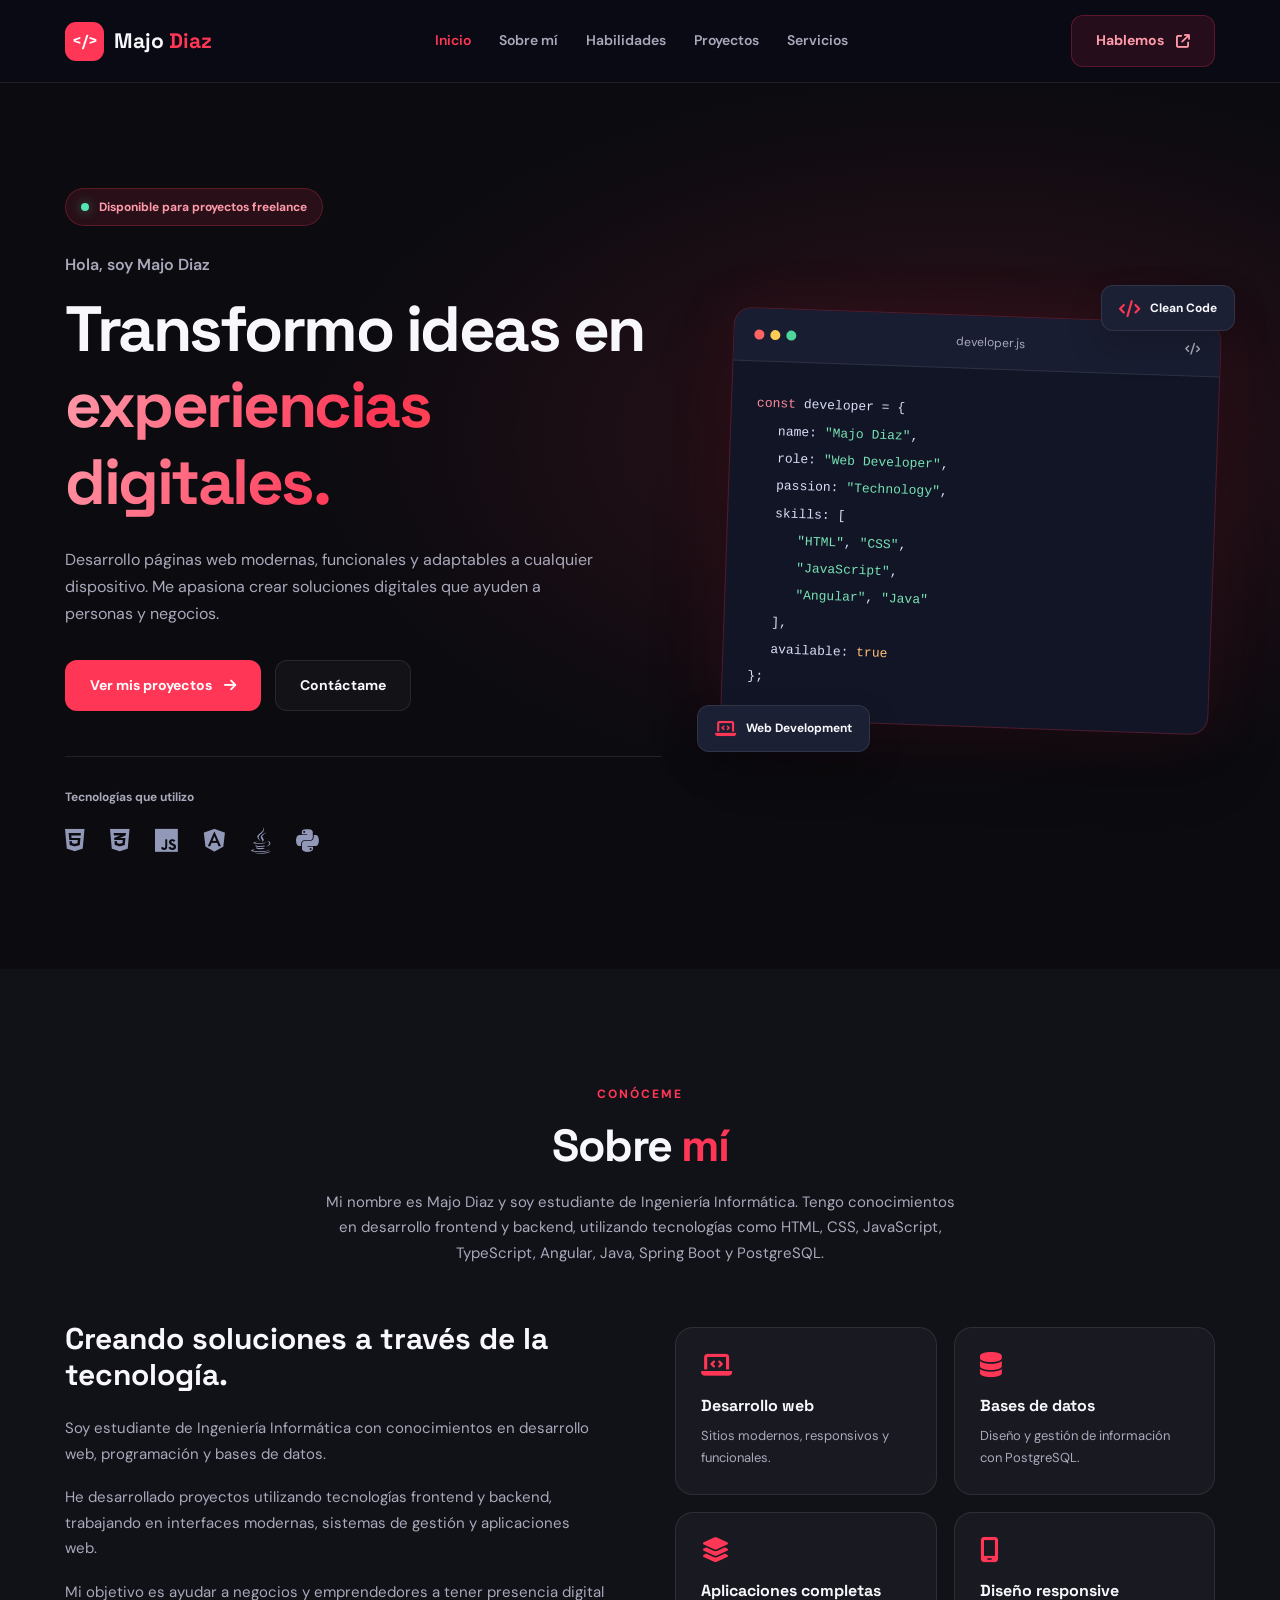
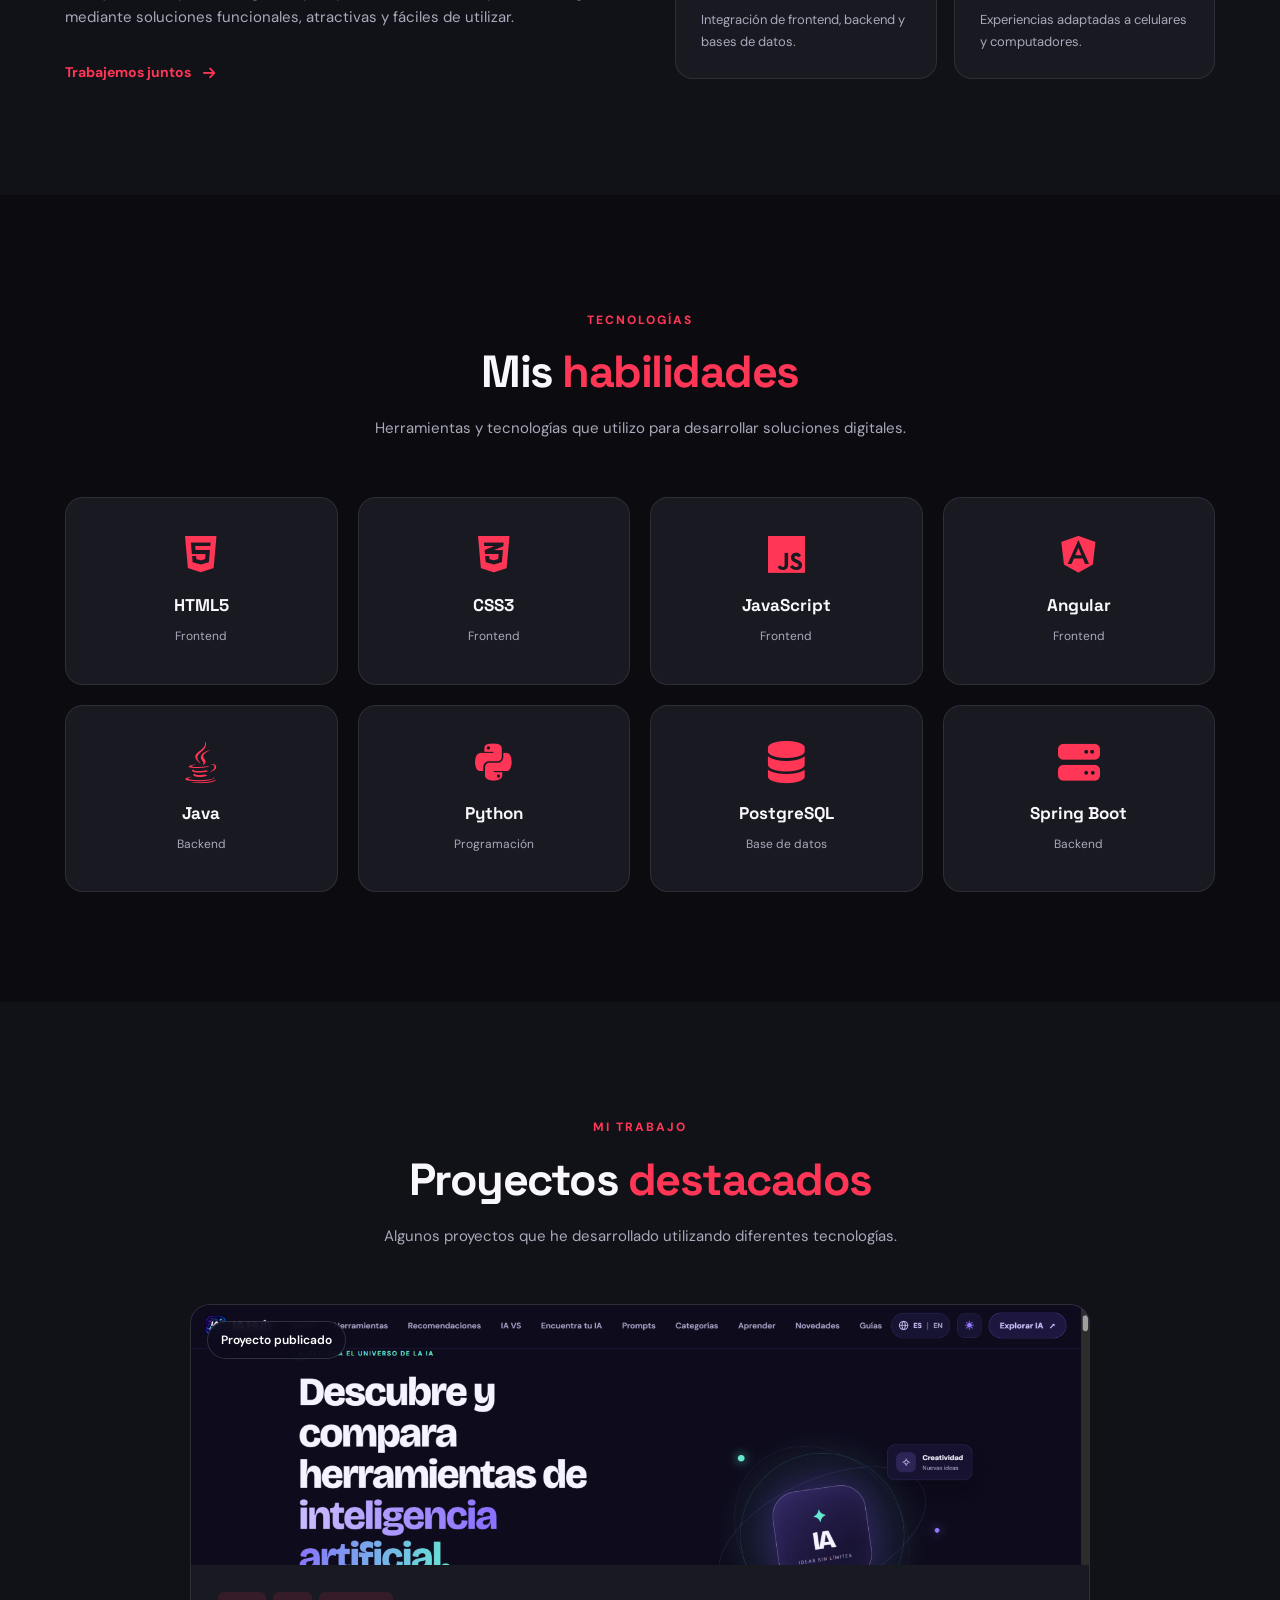
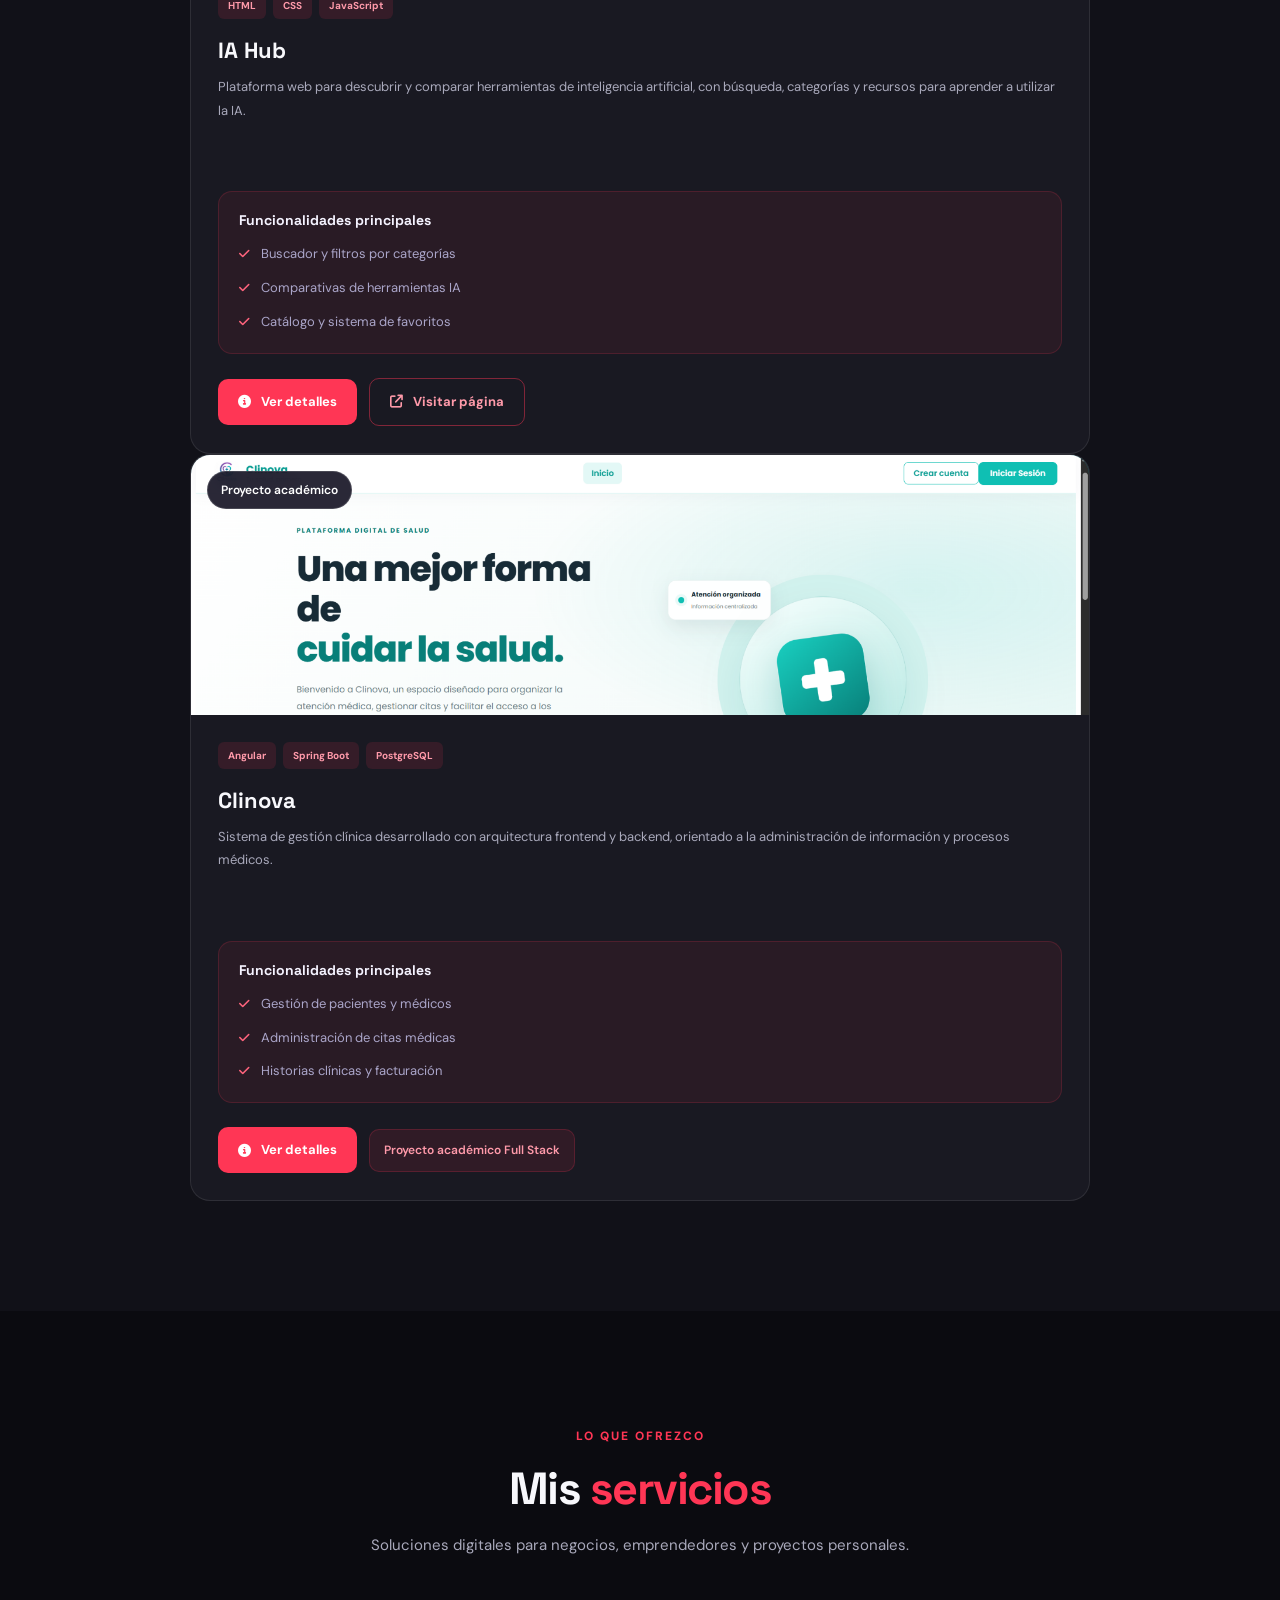
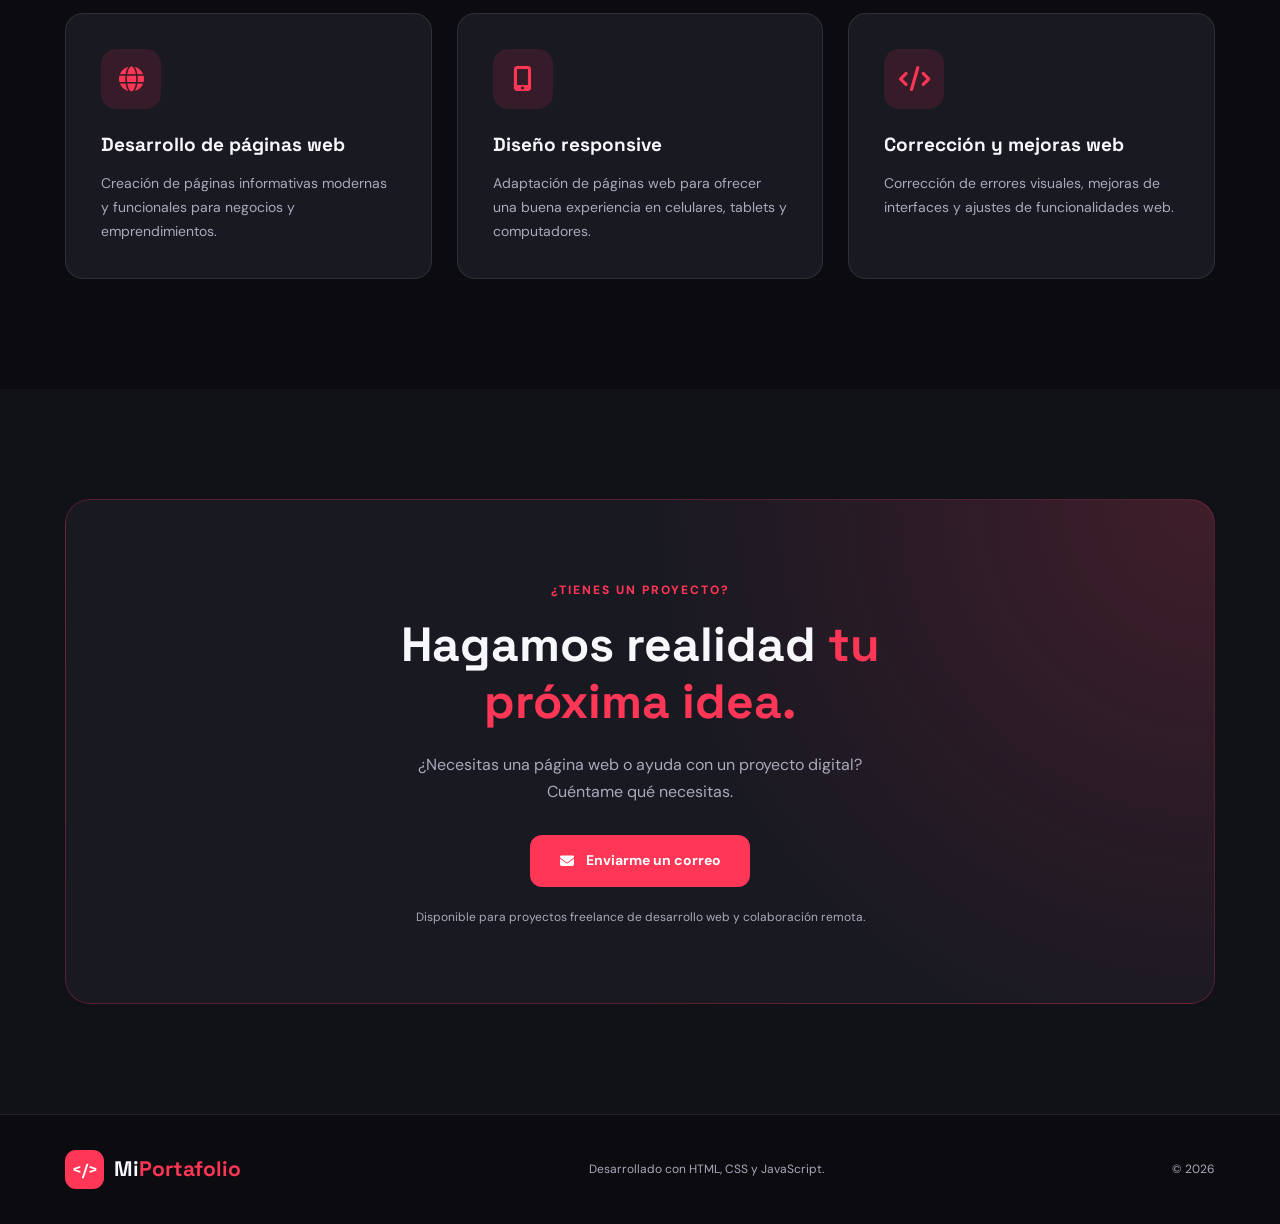
<file: index.html>
<!DOCTYPE html>
<html lang="es">

<head>
    <meta charset="UTF-8">
    <meta name="viewport" content="width=device-width, initial-scale=1.0">

    <meta name="description"
        content="Portafolio de desarrollo web. Diseño y desarrollo de páginas web modernas, responsivas y funcionales.">

    <title>Majo Diaz | Desarrolladora Web Full Stack</title>

    <!-- Tipografías -->
    <link rel="preconnect" href="https://fonts.googleapis.com">
    <link rel="preconnect" href="https://fonts.gstatic.com" crossorigin>

    <link
        href="https://fonts.googleapis.com/css2?family=DM+Sans:wght@400;500;600;700&family=Space+Grotesk:wght@400;500;600;700&display=swap"
        rel="stylesheet">

    <!-- Iconos -->
    <link rel="stylesheet" href="https://cdnjs.cloudflare.com/ajax/libs/font-awesome/6.5.2/css/all.min.css">

    <!-- Estilos -->
    <link rel="stylesheet" href="styles.css">
</head>

<body>

    <!-- =========================
         BARRA DE NAVEGACIÓN
    ========================== -->

    <header class="header">

        <nav class="navbar container">

            <a href="#inicio" class="logo">
                <span class="logo-icon">&lt;/&gt;</span>
                <span>Majo<span class="logo-accent"> Diaz</span></span>
            </a>

            <div class="nav-links" id="nav-links">

                <a href="#inicio" class="nav-link active">Inicio</a>
                <a href="#sobre-mi" class="nav-link">Sobre mí</a>
                <a href="#habilidades" class="nav-link">Habilidades</a>
                <a href="#proyectos" class="nav-link">Proyectos</a>
                <a href="#servicios" class="nav-link">Servicios</a>

            </div>

            <a href="#contacto" class="btn btn-nav">
                Hablemos
                <i class="fa-solid fa-arrow-up-right-from-square"></i>
            </a>

            <button class="menu-toggle" id="menu-toggle" aria-label="Abrir menú" aria-expanded="false"
                aria-controls="nav-links">
                <i class="fa-solid fa-bars"></i>
            </button>

        </nav>

    </header>


    <main>

        <!-- =========================
             INICIO / HERO
        ========================== -->

        <section class="hero" id="inicio">

            <div class="container hero-container">

                <div class="hero-content">

                    <div class="hero-badge">
                        <span class="status-dot"></span>
                        Disponible para proyectos freelance
                    </div>

                    <p class="hero-intro">Hola, soy Majo Diaz</p>

                    <h1>
                        Transformo ideas en
                        <span>experiencias digitales.</span>
                    </h1>

                    <p class="hero-description">
                        Desarrollo páginas web modernas, funcionales
                        y adaptables a cualquier dispositivo.
                        Me apasiona crear soluciones digitales
                        que ayuden a personas y negocios.
                    </p>

                    <div class="hero-buttons">

                        <a href="#proyectos" class="btn btn-primary">
                            Ver mis proyectos
                            <i class="fa-solid fa-arrow-right"></i>
                        </a>

                        <a href="#contacto" class="btn btn-outline">
                            Contáctame
                        </a>

                    </div>

                    <div class="hero-tech">

                        <span>Tecnologías que utilizo</span>

                        <div class="tech-icons">
                            <i class="fa-brands fa-html5" title="HTML5"></i>
                            <i class="fa-brands fa-css3-alt" title="CSS3"></i>
                            <i class="fa-brands fa-js" title="JavaScript"></i>
                            <i class="fa-brands fa-angular" title="Angular"></i>
                            <i class="fa-brands fa-java" title="Java"></i>
                            <i class="fa-brands fa-python" title="Python"></i>
                        </div>

                    </div>

                </div>


                <div class="hero-visual">

                    <div class="code-window">

                        <div class="code-header">

                            <div class="window-dots">
                                <span></span>
                                <span></span>
                                <span></span>
                            </div>

                            <span>developer.js</span>

                            <i class="fa-solid fa-code"></i>

                        </div>

                        <div class="code-body">

                            <p><span class="code-purple">const</span> developer = {</p>

                            <p class="indent">
                                name: <span class="code-green">"Majo Diaz"</span>,
                            </p>

                            <p class="indent">
                                role: <span class="code-green">"Web Developer"</span>,
                            </p>

                            <p class="indent">
                                passion: <span class="code-green">"Technology"</span>,
                            </p>

                            <p class="indent">
                                skills: [
                            </p>

                            <p class="indent-2">
                                <span class="code-green">"HTML"</span>,
                                <span class="code-green">"CSS"</span>,
                            </p>

                            <p class="indent-2">
                                <span class="code-green">"JavaScript"</span>,
                            </p>

                            <p class="indent-2">
                                <span class="code-green">"Angular"</span>,
                                <span class="code-green">"Java"</span>
                            </p>

                            <p class="indent">],</p>

                            <p class="indent">
                                available:
                                <span class="code-orange">true</span>
                            </p>

                            <p>};</p>

                        </div>

                    </div>

                    <div class="floating-card floating-card-1">
                        <i class="fa-solid fa-code"></i>
                        <span>Clean Code</span>
                    </div>

                    <div class="floating-card floating-card-2">
                        <i class="fa-solid fa-laptop-code"></i>
                        <span>Web Development</span>
                    </div>

                </div>

            </div>

        </section>


        <!-- =========================
             SOBRE MÍ
        ========================== -->

        <section class="section about-section" id="sobre-mi">

            <div class="container">

                <div class="section-heading">

                    <span class="section-label">CONÓCEME</span>

                    <h2>Sobre <span>mí</span></h2>

                    <p>
                        Mi nombre es Majo Diaz y soy estudiante de
                        Ingeniería Informática.

                        Tengo conocimientos en desarrollo frontend y backend,
                        utilizando tecnologías como HTML, CSS, JavaScript,
                        TypeScript, Angular, Java, Spring Boot y PostgreSQL.
                    </p>

                </div>

                <div class="about-grid">

                    <div class="about-text">

                        <h3>
                            Creando soluciones a través
                            de la tecnología.
                        </h3>

                        <p>
                            Soy estudiante de Ingeniería Informática
                            con conocimientos en desarrollo web,
                            programación y bases de datos.
                        </p>

                        <p>
                            He desarrollado proyectos utilizando
                            tecnologías frontend y backend,
                            trabajando en interfaces modernas,
                            sistemas de gestión y aplicaciones web.
                        </p>

                        <p>
                            Mi objetivo es ayudar a negocios
                            y emprendedores a tener presencia
                            digital mediante soluciones funcionales,
                            atractivas y fáciles de utilizar.
                        </p>

                        <a href="#contacto" class="text-link">
                            Trabajemos juntos
                            <i class="fa-solid fa-arrow-right"></i>
                        </a>

                    </div>

                    <div class="about-highlights">

                        <div class="highlight-card">

                            <i class="fa-solid fa-laptop-code"></i>

                            <h4>Desarrollo web</h4>

                            <p>
                                Sitios modernos, responsivos
                                y funcionales.
                            </p>

                        </div>

                        <div class="highlight-card">

                            <i class="fa-solid fa-database"></i>

                            <h4>Bases de datos</h4>

                            <p>
                                Diseño y gestión de información
                                con PostgreSQL.
                            </p>

                        </div>

                        <div class="highlight-card">

                            <i class="fa-solid fa-layer-group"></i>

                            <h4>Aplicaciones completas</h4>

                            <p>
                                Integración de frontend,
                                backend y bases de datos.
                            </p>

                        </div>

                        <div class="highlight-card">

                            <i class="fa-solid fa-mobile-screen"></i>

                            <h4>Diseño responsive</h4>

                            <p>
                                Experiencias adaptadas
                                a celulares y computadores.
                            </p>

                        </div>

                    </div>

                </div>

            </div>

        </section>


        <!-- =========================
             HABILIDADES
        ========================== -->

        <section class="section skills-section" id="habilidades">

            <div class="container">

                <div class="section-heading">

                    <span class="section-label">TECNOLOGÍAS</span>

                    <h2>Mis <span>habilidades</span></h2>

                    <p>
                        Herramientas y tecnologías que utilizo
                        para desarrollar soluciones digitales.
                    </p>

                </div>

                <div class="skills-grid">

                    <div class="skill-card">
                        <i class="fa-brands fa-html5"></i>
                        <h3>HTML5</h3>
                        <span>Frontend</span>
                    </div>

                    <div class="skill-card">
                        <i class="fa-brands fa-css3-alt"></i>
                        <h3>CSS3</h3>
                        <span>Frontend</span>
                    </div>

                    <div class="skill-card">
                        <i class="fa-brands fa-js"></i>
                        <h3>JavaScript</h3>
                        <span>Frontend</span>
                    </div>

                    <div class="skill-card">
                        <i class="fa-brands fa-angular"></i>
                        <h3>Angular</h3>
                        <span>Frontend</span>
                    </div>

                    <div class="skill-card">
                        <i class="fa-brands fa-java"></i>
                        <h3>Java</h3>
                        <span>Backend</span>
                    </div>

                    <div class="skill-card">
                        <i class="fa-brands fa-python"></i>
                        <h3>Python</h3>
                        <span>Programación</span>
                    </div>

                    <div class="skill-card">
                        <i class="fa-solid fa-database"></i>
                        <h3>PostgreSQL</h3>
                        <span>Base de datos</span>
                    </div>

                    <div class="skill-card">
                        <i class="fa-solid fa-server"></i>
                        <h3>Spring Boot</h3>
                        <span>Backend</span>
                    </div>

                </div>

            </div>

        </section>


        <!-- =========================
             PROYECTOS
        ========================== -->

        <section class="section projects-section" id="proyectos">

            <div class="container">

                <div class="section-heading">

                    <span class="section-label">MI TRABAJO</span>

                    <h2>Proyectos <span>destacados</span></h2>

                    <p>
                        Algunos proyectos que he desarrollado
                        utilizando diferentes tecnologías.
                    </p>

                </div>

                <div class="projects-grid">


                    <!-- =====================================
     PROYECTO IA HUB
===================================== -->

                    <article class="project-card">

                        <div class="project-image project-ia">
                            <img src="./ia-hub.png" alt="Página principal de IA Hub" loading="lazy">

                            <span class="project-image-label">
                                Proyecto publicado
                            </span>
                        </div>

                        <div class="project-content">

                            <div class="project-tags">
                                <span>HTML</span>
                                <span>CSS</span>
                                <span>JavaScript</span>
                            </div>

                            <h3>IA Hub</h3>

                            <p>
                                Plataforma web para descubrir y comparar
                                herramientas de inteligencia artificial,
                                con búsqueda, categorías y recursos
                                para aprender a utilizar la IA.
                            </p>

                            <div class="project-features">

                                <h4>Funcionalidades principales</h4>

                                <ul>
                                    <li>
                                        <i class="fa-solid fa-check"></i>
                                        Buscador y filtros por categorías
                                    </li>

                                    <li>
                                        <i class="fa-solid fa-check"></i>
                                        Comparativas de herramientas IA
                                    </li>

                                    <li>
                                        <i class="fa-solid fa-check"></i>
                                        Catálogo y sistema de favoritos
                                    </li>
                                </ul>

                            </div>


                            <div class="project-links">

                                <a href="ia-hub-detalles.html" class="project-btn">
                                    <i class="fa-solid fa-circle-info"></i>
                                    Ver detalles
                                </a>

                                <a href="https://ia-hub-bice.vercel.app/" target="_blank" rel="noopener noreferrer"
                                    class="project-btn project-btn-outline">
                                    <i class="fa-solid fa-arrow-up-right-from-square"></i>
                                    Visitar página
                                </a>

                            </div>


                        </div>

                    </article>


                    <!-- =====================================
     PROYECTO CLINOVA
===================================== -->

                    <article class="project-card">

                        <div class="project-image project-clinova">
                            <img src="./clinova.png" alt="Página principal de Clinova" loading="lazy">

                            <span class="project-image-label">
                                Proyecto académico
                            </span>
                        </div>

                        <div class="project-content">

                            <div class="project-tags">
                                <span>Angular</span>
                                <span>Spring Boot</span>
                                <span>PostgreSQL</span>
                            </div>

                            <h3>Clinova</h3>

                            <p>
                                Sistema de gestión clínica desarrollado
                                con arquitectura frontend y backend,
                                orientado a la administración de
                                información y procesos médicos.
                            </p>

                            <div class="project-features">

                                <h4>Funcionalidades principales</h4>

                                <ul>
                                    <li>
                                        <i class="fa-solid fa-check"></i>
                                        Gestión de pacientes y médicos
                                    </li>

                                    <li>
                                        <i class="fa-solid fa-check"></i>
                                        Administración de citas médicas
                                    </li>

                                    <li>
                                        <i class="fa-solid fa-check"></i>
                                        Historias clínicas y facturación
                                    </li>
                                </ul>

                            </div>


                            <div class="project-links">

                                <a href="clinova-detalles.html" class="project-btn">
                                    <i class="fa-solid fa-circle-info"></i>
                                    Ver detalles
                                </a>

                                <span class="project-status">
                                    Proyecto académico Full Stack
                                </span>

                            </div>


                        </div>

                    </article>

                </div>

            </div>

        </section>


        <!-- =========================
             SERVICIOS
        ========================== -->

        <section class="section services-section" id="servicios">

            <div class="container">

                <div class="section-heading">

                    <span class="section-label">LO QUE OFREZCO</span>

                    <h2>Mis <span>servicios</span></h2>

                    <p>
                        Soluciones digitales para negocios,
                        emprendedores y proyectos personales.
                    </p>

                </div>

                <div class="services-grid">

                    <div class="service-card">

                        <div class="service-icon">
                            <i class="fa-solid fa-globe"></i>
                        </div>

                        <h3>Desarrollo de páginas web</h3>

                        <p>
                            Creación de páginas informativas
                            modernas y funcionales para negocios
                            y emprendimientos.
                        </p>

                    </div>

                    <div class="service-card">

                        <div class="service-icon">
                            <i class="fa-solid fa-mobile-screen-button"></i>
                        </div>

                        <h3>Diseño responsive</h3>

                        <p>
                            Adaptación de páginas web para
                            ofrecer una buena experiencia
                            en celulares, tablets y computadores.
                        </p>

                    </div>

                    <div class="service-card">

                        <div class="service-icon">
                            <i class="fa-solid fa-code"></i>
                        </div>

                        <h3>Corrección y mejoras web</h3>

                        <p>
                            Corrección de errores visuales,
                            mejoras de interfaces y ajustes
                            de funcionalidades web.
                        </p>

                    </div>

                </div>

            </div>

        </section>


        <!-- =========================
             CONTACTO
        ========================== -->

        <section class="section contact-section" id="contacto">

            <div class="container">

                <div class="contact-box">

                    <span class="section-label">
                        ¿TIENES UN PROYECTO?
                    </span>

                    <h2>
                        Hagamos realidad
                        <span>tu próxima idea.</span>
                    </h2>

                    <p>
                        ¿Necesitas una página web o ayuda
                        con un proyecto digital?
                        Cuéntame qué necesitas.
                    </p>

                    <div class="contact-actions">



                        <a href="https://mail.google.com/mail/?view=cm&fs=1&to=mariajosediaz05%40gmail.com&su=Consulta%20sobre%20desarrollo%20web"
                            target="_blank" rel="noopener noreferrer" class="btn btn-primary">

                            <i class="fa-solid fa-envelope"></i>
                            Enviarme un correo

                        </a>



                    </div>

                    <p class="contact-note">
                        Disponible para proyectos freelance
                        de desarrollo web y colaboración remota.
                    </p>

                </div>

            </div>

        </section>

    </main>


    <!-- =========================
         FOOTER
    ========================== -->

    <footer class="footer">

        <div class="container footer-container">

            <a href="#inicio" class="logo">
                <span class="logo-icon">&lt;/&gt;</span>
                <span>Mi<span class="logo-accent">Portafolio</span></span>
            </a>

            <p>
                Desarrollado con HTML, CSS y JavaScript.
            </p>

            <span id="footer-year"></span>

        </div>

    </footer>


    <!-- JavaScript -->
    <script src="script.js"></script>

</body>

</html>
</file>
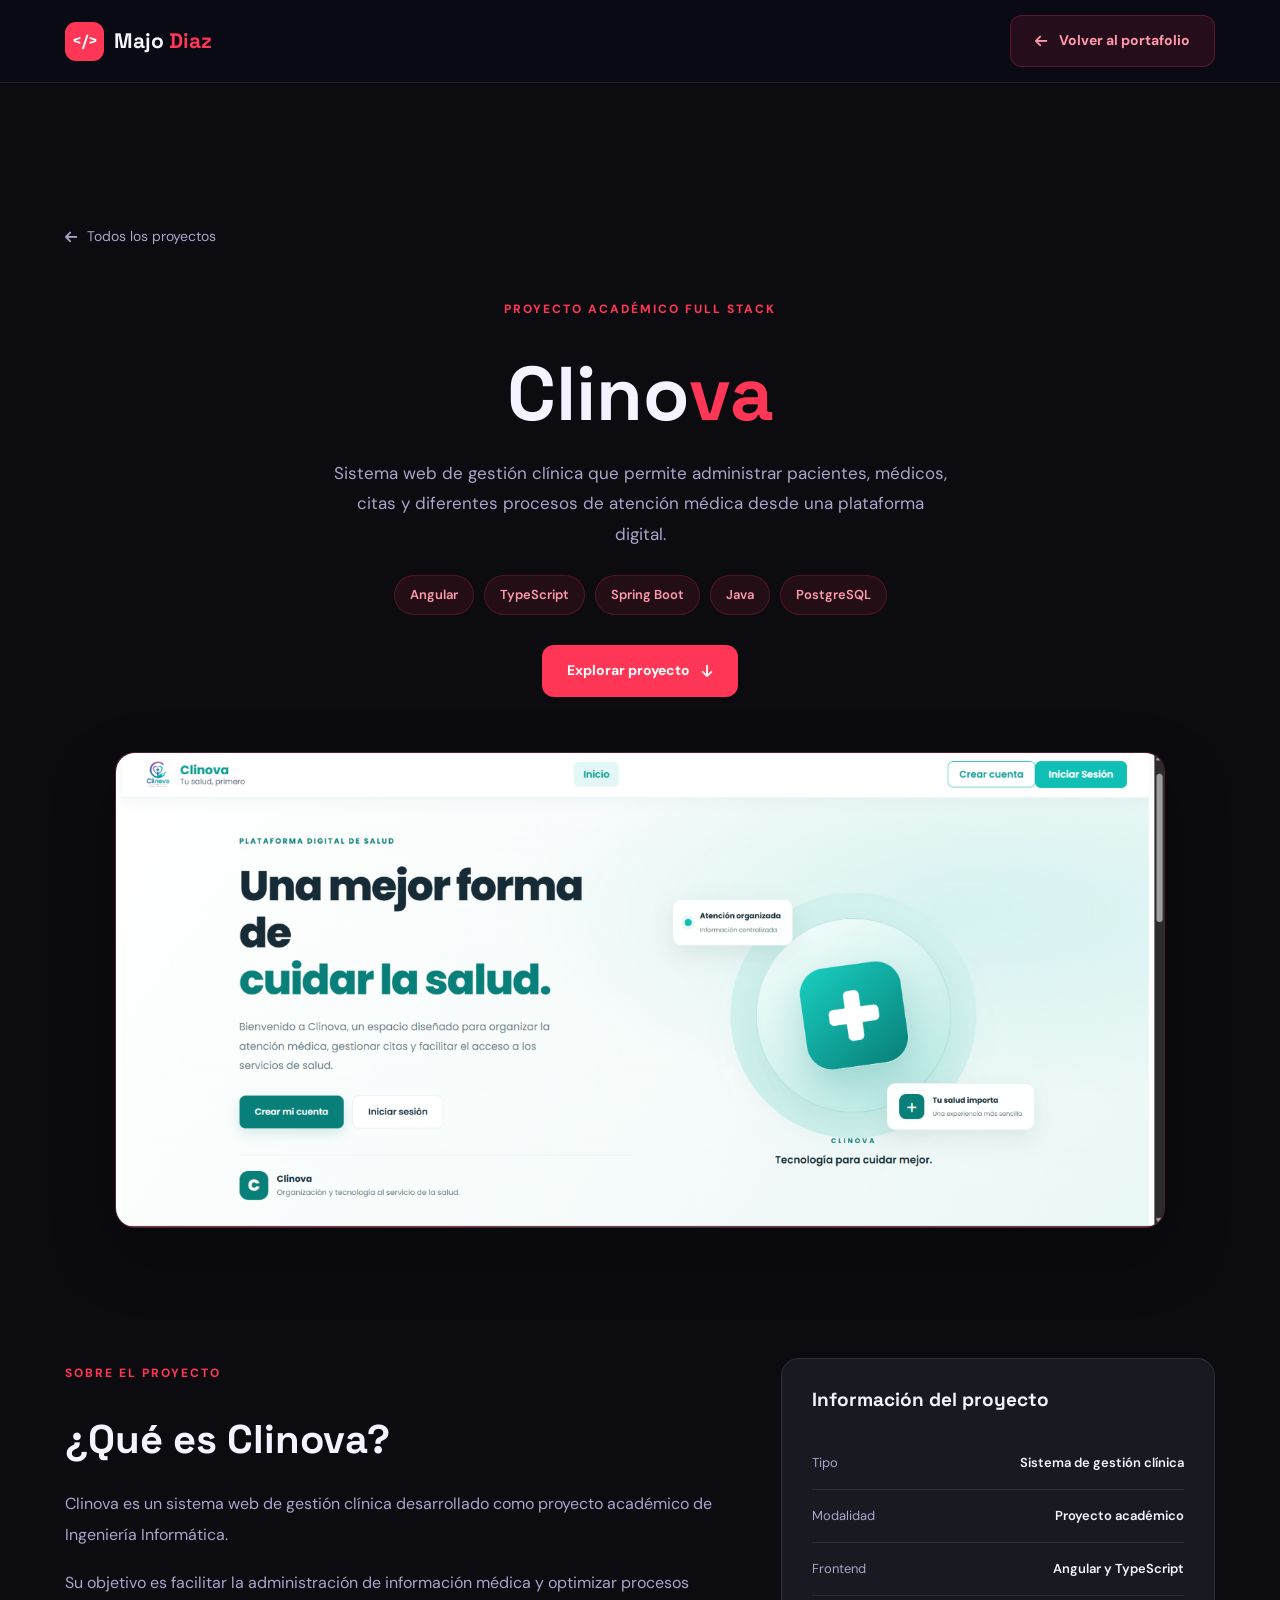
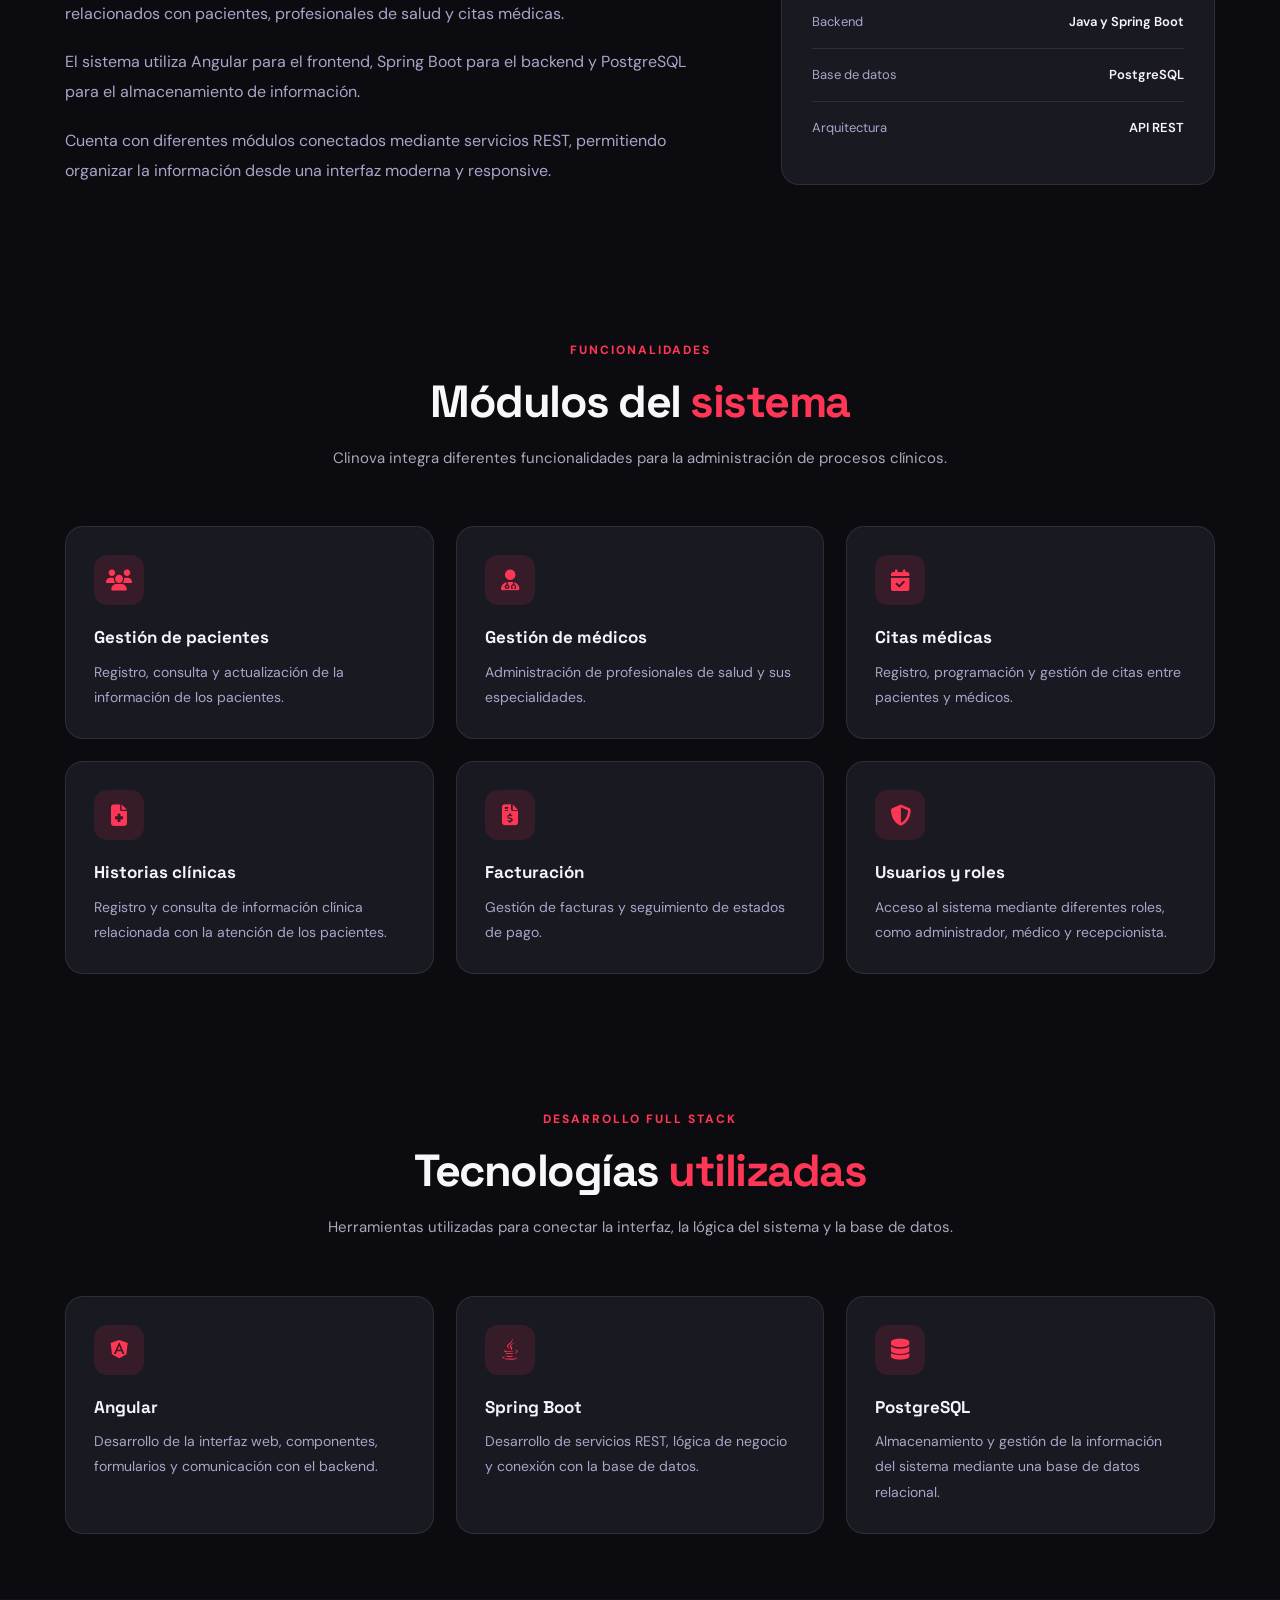
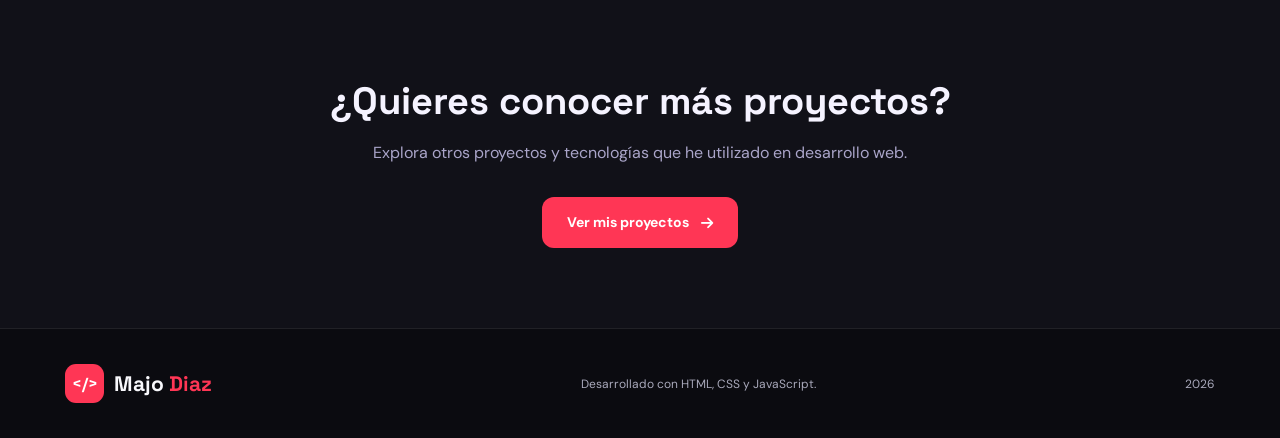
<file: clinova-detalles.html>
<!DOCTYPE html>
<html lang="es">

<head>
    <meta charset="UTF-8">
    <meta name="viewport" content="width=device-width, initial-scale=1.0">

    <meta name="description"
        content="Conoce Clinova, un sistema web de gestión clínica desarrollado con Angular, Spring Boot y PostgreSQL.">

    <title>Clinova | Proyecto de Majo Diaz</title>

    <!-- Tipografías -->
    <link rel="preconnect" href="https://fonts.googleapis.com">
    <link rel="preconnect" href="https://fonts.gstatic.com" crossorigin>

    <link
        href="https://fonts.googleapis.com/css2?family=DM+Sans:wght@400;500;600;700&family=Space+Grotesk:wght@400;500;600;700&display=swap"
        rel="stylesheet">

    <!-- Iconos -->
    <link rel="stylesheet" href="https://cdnjs.cloudflare.com/ajax/libs/font-awesome/6.5.2/css/all.min.css">

    <!-- CSS principal -->
    <link rel="stylesheet" href="styles.css">
</head>

<body>

    <!-- =====================================
         NAVEGACIÓN
    ===================================== -->

    <header class="header">

        <nav class="navbar container">

            <a href="index.html" class="logo">
                <span class="logo-icon">&lt;/&gt;</span>
                <span>Majo<span class="logo-accent"> Diaz</span></span>
            </a>

            <a href="index.html#proyectos" class="btn btn-nav">
                <i class="fa-solid fa-arrow-left"></i>
                Volver al portafolio
            </a>

        </nav>

    </header>

    <main>

        <!-- =====================================
             PRESENTACIÓN DE CLINOVA
        ===================================== -->

        <section class="section detail-hero">

            <div class="container">

                <a href="index.html#proyectos" class="detail-back">
                    <i class="fa-solid fa-arrow-left"></i>
                    Todos los proyectos
                </a>

                <div class="detail-heading">

                    <span class="section-label">
                        PROYECTO ACADÉMICO FULL STACK
                    </span>

                    <h1>Clino<span>va</span></h1>

                    <p>
                        Sistema web de gestión clínica que permite
                        administrar pacientes, médicos, citas
                        y diferentes procesos de atención médica
                        desde una plataforma digital.
                    </p>

                    <div class="detail-tags">
                        <span>Angular</span>
                        <span>TypeScript</span>
                        <span>Spring Boot</span>
                        <span>Java</span>
                        <span>PostgreSQL</span>
                    </div>

                    <a href="#informacion" class="btn btn-primary">
                        Explorar proyecto
                        <i class="fa-solid fa-arrow-down"></i>
                    </a>

                </div>

                <!-- IMAGEN PRINCIPAL -->
                <div class="detail-preview">

                    <img src="/clinova.png" alt="Captura de la página principal de Clinova">

                </div>

            </div>

        </section>


        <!-- =====================================
             SOBRE EL PROYECTO
        ===================================== -->

        <section class="section detail-section" id="informacion">

            <div class="container">

                <div class="detail-grid">

                    <div class="detail-description">

                        <span class="section-label">
                            SOBRE EL PROYECTO
                        </span>

                        <h2>¿Qué es Clinova?</h2>

                        <p>
                            Clinova es un sistema web de gestión
                            clínica desarrollado como proyecto
                            académico de Ingeniería Informática.
                        </p>

                        <p>
                            Su objetivo es facilitar la administración
                            de información médica y optimizar
                            procesos relacionados con pacientes,
                            profesionales de salud y citas médicas.
                        </p>

                        <p>
                            El sistema utiliza Angular para el
                            frontend, Spring Boot para el backend
                            y PostgreSQL para el almacenamiento
                            de información.
                        </p>

                        <p>
                            Cuenta con diferentes módulos
                            conectados mediante servicios REST,
                            permitiendo organizar la información
                            desde una interfaz moderna y responsive.
                        </p>

                    </div>

                    <!-- INFORMACIÓN TÉCNICA -->
                    <div class="detail-info-card">

                        <h3>Información del proyecto</h3>

                        <div class="detail-info-item">
                            <span>Tipo</span>
                            <strong>Sistema de gestión clínica</strong>
                        </div>

                        <div class="detail-info-item">
                            <span>Modalidad</span>
                            <strong>Proyecto académico</strong>
                        </div>

                        <div class="detail-info-item">
                            <span>Frontend</span>
                            <strong>Angular y TypeScript</strong>
                        </div>

                        <div class="detail-info-item">
                            <span>Backend</span>
                            <strong>Java y Spring Boot</strong>
                        </div>

                        <div class="detail-info-item">
                            <span>Base de datos</span>
                            <strong>PostgreSQL</strong>
                        </div>

                        <div class="detail-info-item">
                            <span>Arquitectura</span>
                            <strong>API REST</strong>
                        </div>

                    </div>

                </div>

            </div>

        </section>


        <!-- =====================================
             FUNCIONALIDADES
        ===================================== -->

        <section class="section detail-section">

            <div class="container">

                <div class="section-heading">

                    <span class="section-label">
                        FUNCIONALIDADES
                    </span>

                    <h2>Módulos del <span>sistema</span></h2>

                    <p>
                        Clinova integra diferentes funcionalidades
                        para la administración de procesos clínicos.
                    </p>

                </div>

                <div class="detail-features-grid">

                    <!-- PACIENTES -->
                    <div class="detail-feature-card">

                        <i class="fa-solid fa-users"></i>

                        <h3>Gestión de pacientes</h3>

                        <p>
                            Registro, consulta y actualización
                            de la información de los pacientes.
                        </p>

                    </div>

                    <!-- MÉDICOS -->
                    <div class="detail-feature-card">

                        <i class="fa-solid fa-user-doctor"></i>

                        <h3>Gestión de médicos</h3>

                        <p>
                            Administración de profesionales
                            de salud y sus especialidades.
                        </p>

                    </div>

                    <!-- CITAS -->
                    <div class="detail-feature-card">

                        <i class="fa-solid fa-calendar-check"></i>

                        <h3>Citas médicas</h3>

                        <p>
                            Registro, programación y gestión
                            de citas entre pacientes y médicos.
                        </p>

                    </div>

                    <!-- HISTORIAS CLÍNICAS -->
                    <div class="detail-feature-card">

                        <i class="fa-solid fa-file-medical"></i>

                        <h3>Historias clínicas</h3>

                        <p>
                            Registro y consulta de información
                            clínica relacionada con la atención
                            de los pacientes.
                        </p>

                    </div>

                    <!-- FACTURACIÓN -->
                    <div class="detail-feature-card">

                        <i class="fa-solid fa-file-invoice-dollar"></i>

                        <h3>Facturación</h3>

                        <p>
                            Gestión de facturas y seguimiento
                            de estados de pago.
                        </p>

                    </div>

                    <!-- USUARIOS -->
                    <div class="detail-feature-card">

                        <i class="fa-solid fa-shield-halved"></i>

                        <h3>Usuarios y roles</h3>

                        <p>
                            Acceso al sistema mediante
                            diferentes roles, como administrador,
                            médico y recepcionista.
                        </p>

                    </div>

                </div>

            </div>

        </section>


        <!-- =====================================
             ARQUITECTURA Y TECNOLOGÍAS
        ===================================== -->

        <section class="section detail-section">

            <div class="container">

                <div class="section-heading">

                    <span class="section-label">
                        DESARROLLO FULL STACK
                    </span>

                    <h2>Tecnologías <span>utilizadas</span></h2>

                    <p>
                        Herramientas utilizadas para conectar
                        la interfaz, la lógica del sistema
                        y la base de datos.
                    </p>

                </div>

                <div class="detail-features-grid">

                    <div class="detail-feature-card">

                        <i class="fa-brands fa-angular"></i>

                        <h3>Angular</h3>

                        <p>
                            Desarrollo de la interfaz web,
                            componentes, formularios y
                            comunicación con el backend.
                        </p>

                    </div>

                    <div class="detail-feature-card">

                        <i class="fa-brands fa-java"></i>

                        <h3>Spring Boot</h3>

                        <p>
                            Desarrollo de servicios REST,
                            lógica de negocio y conexión
                            con la base de datos.
                        </p>

                    </div>

                    <div class="detail-feature-card">

                        <i class="fa-solid fa-database"></i>

                        <h3>PostgreSQL</h3>

                        <p>
                            Almacenamiento y gestión de
                            la información del sistema
                            mediante una base de datos relacional.
                        </p>

                    </div>

                </div>

            </div>

        </section>


        <!-- =====================================
             VOLVER AL PORTAFOLIO
        ===================================== -->

        <section class="section detail-bottom">

            <div class="container">

                <h2>¿Quieres conocer más proyectos?</h2>

                <p>
                    Explora otros proyectos y tecnologías
                    que he utilizado en desarrollo web.
                </p>

                <a href="index.html#proyectos" class="btn btn-primary">

                    Ver mis proyectos
                    <i class="fa-solid fa-arrow-right"></i>

                </a>

            </div>

        </section>

    </main>


    <!-- =====================================
         FOOTER
    ===================================== -->

    <footer class="footer">

        <div class="container footer-container">

            <a href="index.html" class="logo">
                <span class="logo-icon">&lt;/&gt;</span>
                <span>Majo<span class="logo-accent"> Diaz</span></span>
            </a>

            <p>
                Desarrollado con HTML, CSS y JavaScript.
            </p>

            <span>2026</span>

        </div>

    </footer>

</body>

</html>
</file>
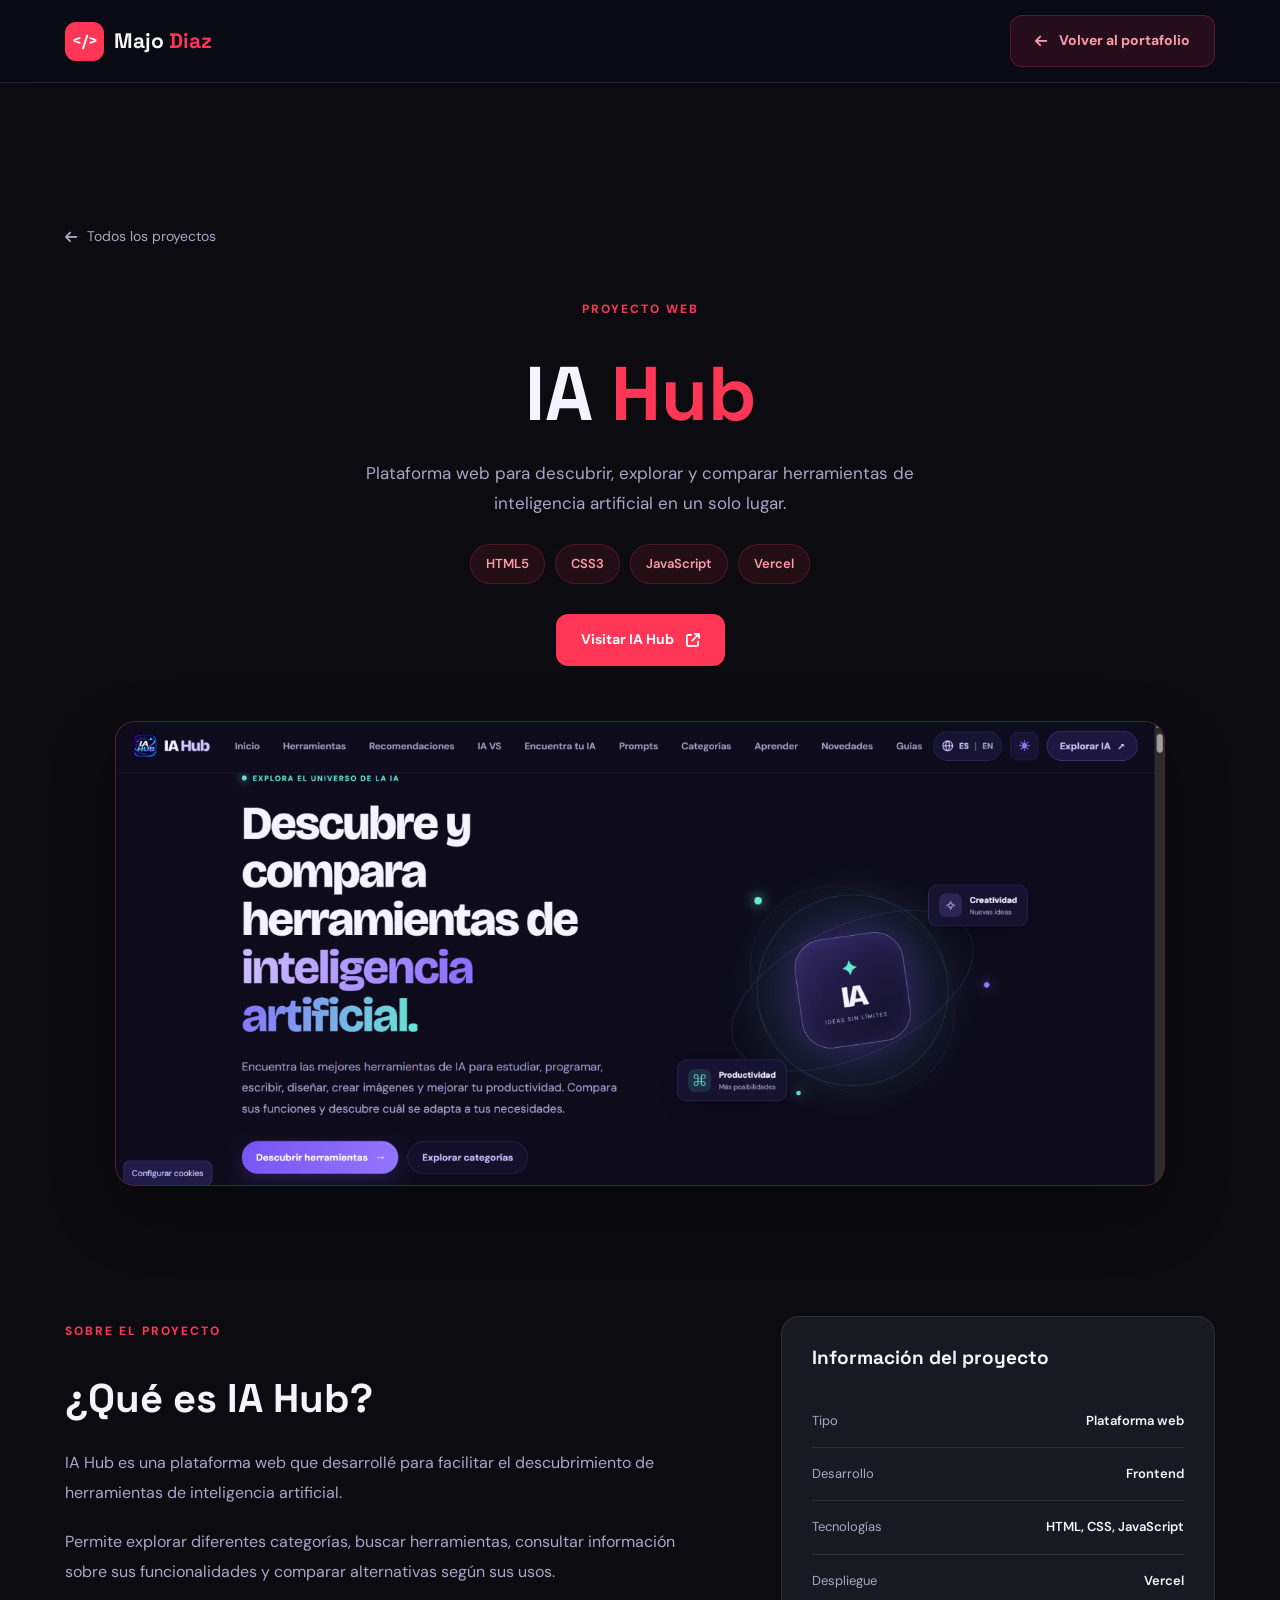
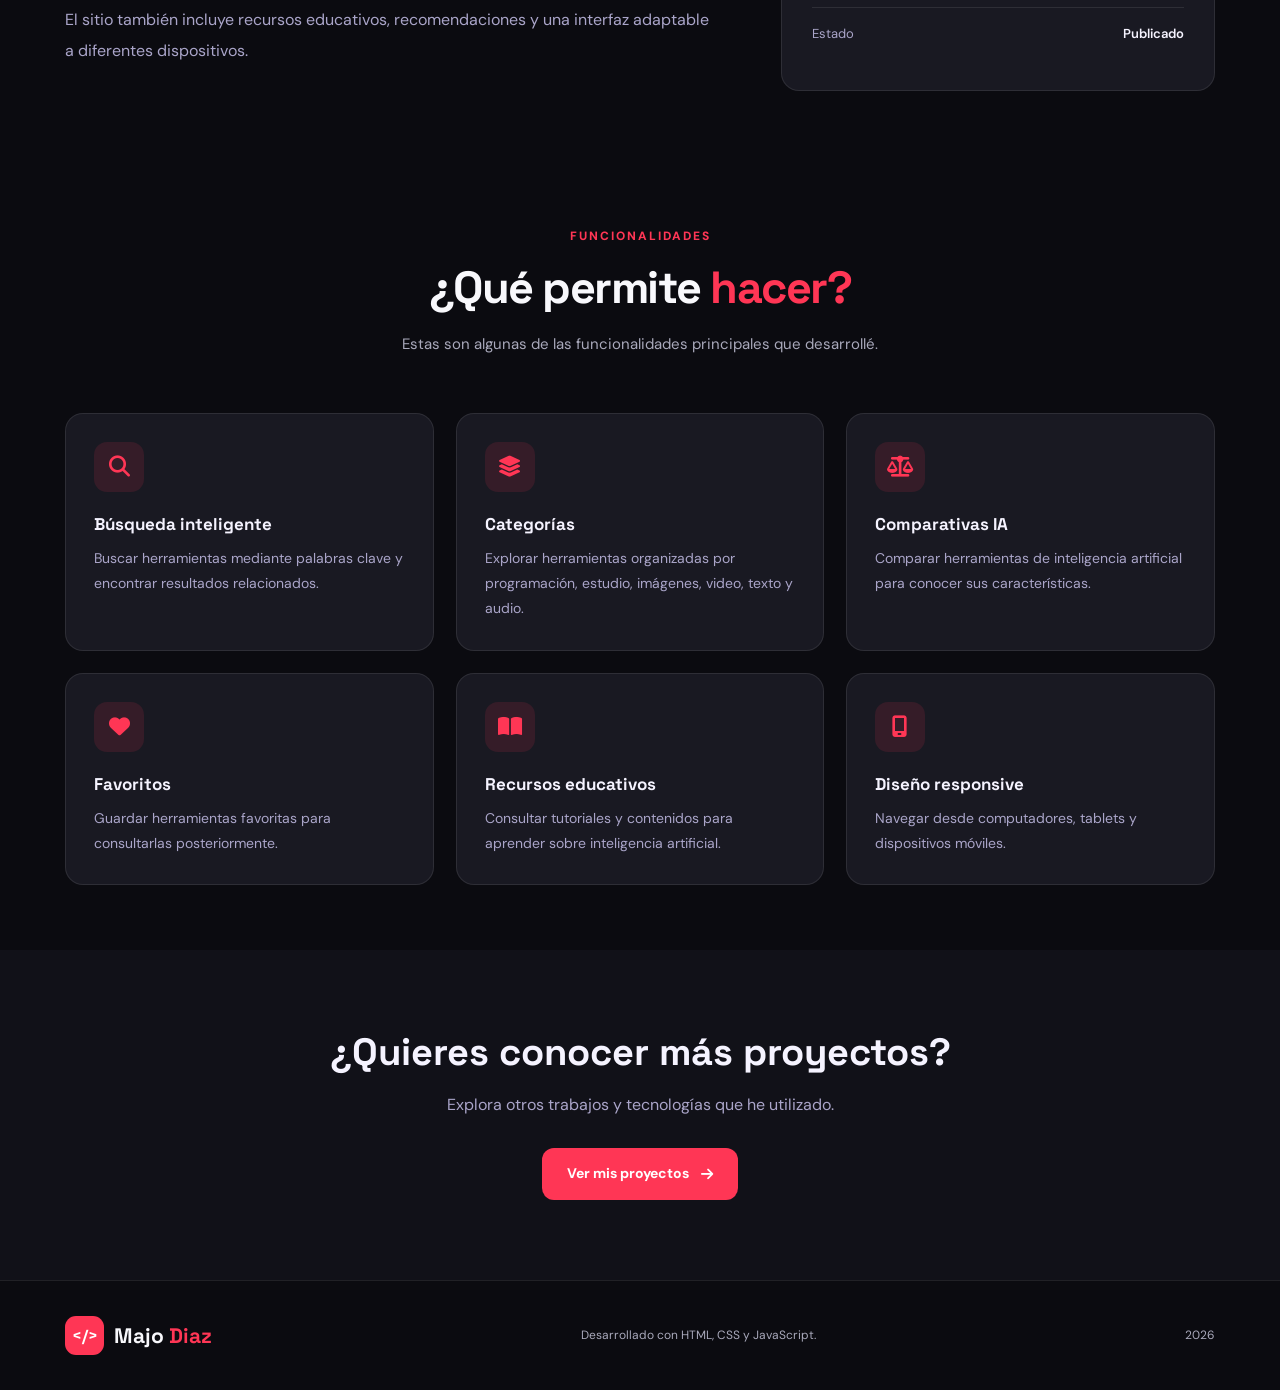
<file: ia-hub-detalles.html>
<!DOCTYPE html>
<html lang="es">

<head>
    <meta charset="UTF-8">
    <meta name="viewport" content="width=device-width, initial-scale=1.0">

    <meta name="description"
        content="Conoce IA Hub, una plataforma web para descubrir y comparar herramientas de inteligencia artificial.">

    <title>IA Hub | Proyecto de Majo Diaz</title>

    <link rel="preconnect" href="https://fonts.googleapis.com">
    <link rel="preconnect" href="https://fonts.gstatic.com" crossorigin>

    <link
        href="https://fonts.googleapis.com/css2?family=DM+Sans:wght@400;500;600;700&family=Space+Grotesk:wght@400;500;600;700&display=swap"
        rel="stylesheet">

    <link rel="stylesheet" href="https://cdnjs.cloudflare.com/ajax/libs/font-awesome/6.5.2/css/all.min.css">

    <link rel="stylesheet" href="styles.css">
</head>

<body>

    <!-- NAVEGACIÓN -->
    <header class="header">
        <nav class="navbar container">

            <a href="index.html" class="logo">
                <span class="logo-icon">&lt;/&gt;</span>
                <span>Majo<span class="logo-accent"> Diaz</span></span>
            </a>

            <a href="index.html#proyectos" class="btn btn-nav">
                <i class="fa-solid fa-arrow-left"></i>
                Volver al portafolio
            </a>

        </nav>
    </header>

    <main>

        <!-- PRESENTACIÓN DEL PROYECTO -->
        <section class="section detail-hero">

            <div class="container">

                <a href="index.html#proyectos" class="detail-back">
                    <i class="fa-solid fa-arrow-left"></i>
                    Todos los proyectos
                </a>

                <div class="detail-heading">

                    <span class="section-label">
                        PROYECTO WEB
                    </span>

                    <h1>IA <span>Hub</span></h1>

                    <p>
                        Plataforma web para descubrir, explorar
                        y comparar herramientas de inteligencia
                        artificial en un solo lugar.
                    </p>

                    <div class="detail-tags">
                        <span>HTML5</span>
                        <span>CSS3</span>
                        <span>JavaScript</span>
                        <span>Vercel</span>
                    </div>

                    <a href="https://ia-hub-bice.vercel.app/" target="_blank" rel="noopener noreferrer"
                        class="btn btn-primary">

                        Visitar IA Hub
                        <i class="fa-solid fa-arrow-up-right-from-square"></i>

                    </a>

                </div>

                <!-- CAPTURA DEL PROYECTO -->
                <div class="detail-preview">
                    <img src="/ia-hub.png" alt="Captura de la página principal de IA Hub">
                </div>

            </div>

        </section>

        <!-- INFORMACIÓN DEL PROYECTO -->
        <section class="section detail-section">

            <div class="container">

                <div class="detail-grid">

                    <div class="detail-description">

                        <span class="section-label">
                            SOBRE EL PROYECTO
                        </span>

                        <h2>¿Qué es IA Hub?</h2>

                        <p>
                            IA Hub es una plataforma web que desarrollé
                            para facilitar el descubrimiento de
                            herramientas de inteligencia artificial.
                        </p>

                        <p>
                            Permite explorar diferentes categorías,
                            buscar herramientas, consultar información
                            sobre sus funcionalidades y comparar
                            alternativas según sus usos.
                        </p>

                        <p>
                            El sitio también incluye recursos
                            educativos, recomendaciones y una
                            interfaz adaptable a diferentes
                            dispositivos.
                        </p>

                    </div>

                    <div class="detail-info-card">

                        <h3>Información del proyecto</h3>

                        <div class="detail-info-item">
                            <span>Tipo</span>
                            <strong>Plataforma web</strong>
                        </div>

                        <div class="detail-info-item">
                            <span>Desarrollo</span>
                            <strong>Frontend</strong>
                        </div>

                        <div class="detail-info-item">
                            <span>Tecnologías</span>
                            <strong>HTML, CSS, JavaScript</strong>
                        </div>

                        <div class="detail-info-item">
                            <span>Despliegue</span>
                            <strong>Vercel</strong>
                        </div>

                        <div class="detail-info-item">
                            <span>Estado</span>
                            <strong>Publicado</strong>
                        </div>

                    </div>

                </div>

            </div>

        </section>

        <!-- FUNCIONALIDADES -->
        <section class="section detail-section">

            <div class="container">

                <div class="section-heading">
                    <span class="section-label">FUNCIONALIDADES</span>

                    <h2>¿Qué permite <span>hacer?</span></h2>

                    <p>
                        Estas son algunas de las funcionalidades
                        principales que desarrollé.
                    </p>
                </div>

                <div class="detail-features-grid">

                    <div class="detail-feature-card">
                        <i class="fa-solid fa-magnifying-glass"></i>
                        <h3>Búsqueda inteligente</h3>
                        <p>
                            Buscar herramientas mediante palabras
                            clave y encontrar resultados relacionados.
                        </p>
                    </div>

                    <div class="detail-feature-card">
                        <i class="fa-solid fa-layer-group"></i>
                        <h3>Categorías</h3>
                        <p>
                            Explorar herramientas organizadas por
                            programación, estudio, imágenes,
                            video, texto y audio.
                        </p>
                    </div>

                    <div class="detail-feature-card">
                        <i class="fa-solid fa-scale-balanced"></i>
                        <h3>Comparativas IA</h3>
                        <p>
                            Comparar herramientas de inteligencia
                            artificial para conocer sus características.
                        </p>
                    </div>

                    <div class="detail-feature-card">
                        <i class="fa-solid fa-heart"></i>
                        <h3>Favoritos</h3>
                        <p>
                            Guardar herramientas favoritas para
                            consultarlas posteriormente.
                        </p>
                    </div>

                    <div class="detail-feature-card">
                        <i class="fa-solid fa-book-open"></i>
                        <h3>Recursos educativos</h3>
                        <p>
                            Consultar tutoriales y contenidos
                            para aprender sobre inteligencia artificial.
                        </p>
                    </div>

                    <div class="detail-feature-card">
                        <i class="fa-solid fa-mobile-screen"></i>
                        <h3>Diseño responsive</h3>
                        <p>
                            Navegar desde computadores,
                            tablets y dispositivos móviles.
                        </p>
                    </div>

                </div>

            </div>

        </section>

        <!-- VOLVER -->
        <section class="section detail-bottom">

            <div class="container">

                <h2>¿Quieres conocer más proyectos?</h2>

                <p>
                    Explora otros trabajos y tecnologías
                    que he utilizado.
                </p>

                <a href="index.html#proyectos" class="btn btn-primary">

                    Ver mis proyectos
                    <i class="fa-solid fa-arrow-right"></i>

                </a>

            </div>

        </section>

    </main>

    <footer class="footer">

        <div class="container footer-container">

            <a href="index.html" class="logo">
                <span class="logo-icon">&lt;/&gt;</span>
                <span>Majo<span class="logo-accent"> Diaz</span></span>
            </a>

            <p>Desarrollado con HTML, CSS y JavaScript.</p>

            <span>2026</span>

        </div>

    </footer>

</body>

</html>
</file>
<file: styles.css>
/* ==========================================
   PORTAFOLIO PROFESIONAL
   ESTILOS GENERALES
========================================== */

:root {
    --bg: #090b16;
    --bg-soft: #101322;
    --surface: #15192c;
    --surface-hover: #1c2138;

    --text: #f5f6ff;
    --muted: #9ca3bd;

    --accent: #9475ff;
    --accent-strong: #7855f5;
    --accent-soft: rgba(148, 117, 255, 0.12);

    --border: rgba(255, 255, 255, 0.09);

    --font-title: 'Space Grotesk', sans-serif;
    --font-body: 'DM Sans', sans-serif;

    --radius: 18px;
    --transition: 0.3s ease;
}

/* REINICIO */

* {
    margin: 0;
    padding: 0;
    box-sizing: border-box;
}

html {
    scroll-behavior: smooth;
    scroll-padding-top: 90px;
}

body {
    background: var(--bg);
    color: var(--text);
    font-family: var(--font-body);
    line-height: 1.7;
    overflow-x: hidden;
}

a {
    text-decoration: none;
    color: inherit;
}

button {
    font: inherit;
}

button,
a {
    -webkit-tap-highlight-color: transparent;
}

.container {
    width: min(1150px, 90%);
    margin: auto;
}

.section {
    padding: 110px 0;
}

h1,
h2,
h3,
h4 {
    font-family: var(--font-title);
    line-height: 1.2;
}

::selection {
    background: var(--accent);
    color: white;
}

/* ==========================================
   BOTONES
========================================== */

.btn {
    display: inline-flex;
    align-items: center;
    justify-content: center;
    gap: 12px;

    padding: 13px 24px;
    border-radius: 12px;

    font-weight: 700;
    font-size: 14px;

    border: 1px solid transparent;
    cursor: pointer;

    transition: var(--transition);
}

.btn-primary {
    background: var(--accent);
    color: #fff;
}

.btn-primary:hover {
    background: var(--accent-strong);
    transform: translateY(-3px);
    box-shadow: 0 10px 30px rgba(148, 117, 255, 0.25);
}

.btn-outline {
    border-color: var(--border);
    background: rgba(255, 255, 255, 0.03);
}

.btn-outline:hover {
    border-color: var(--accent);
    background: var(--accent-soft);
}

.btn-nav {
    background: var(--accent-soft);
    color: #bcaaff;
    border-color: rgba(148, 117, 255, 0.2);
}

.btn-nav:hover {
    background: var(--accent);
    color: white;
}

/* ==========================================
   HEADER Y NAVEGACIÓN
========================================== */

.header {
    position: sticky;
    top: 0;
    z-index: 1000;

    background: rgba(9, 11, 22, 0.9);
    backdrop-filter: blur(18px);
    -webkit-backdrop-filter: blur(18px);

    border-bottom: 1px solid var(--border);
}

.navbar {
    height: 82px;

    display: flex;
    align-items: center;
    justify-content: space-between;
    gap: 25px;
}

.logo {
    display: inline-flex;
    align-items: center;
    gap: 10px;

    font-family: var(--font-title);
    font-size: 21px;
    font-weight: 700;
    white-space: nowrap;
}

.logo-icon {
    display: grid;
    place-items: center;

    width: 39px;
    height: 39px;

    background: var(--accent);
    border-radius: 11px;

    color: white;
    font-size: 16px;
}

.logo-accent {
    color: var(--accent);
}

.nav-links {
    display: flex;
    align-items: center;
    gap: 28px;
}

.nav-link {
    color: var(--muted);
    font-size: 14px;
    font-weight: 600;
    transition: var(--transition);
}

.nav-link:hover,
.nav-link.active {
    color: var(--accent);
}

.menu-toggle {
    display: none;

    background: transparent;
    border: 1px solid var(--border);
    border-radius: 10px;

    padding: 10px 13px;
    color: var(--text);

    cursor: pointer;
}

/* ==========================================
   HERO
========================================== */

.hero {
    position: relative;
    min-height: 680px;

    display: flex;
    align-items: center;

    padding: 105px 0 115px;

    background:
        radial-gradient(
            ellipse at 75% 40%,
            rgba(120, 85, 245, 0.12),
            transparent 45%
        ),
        var(--bg);
}

.hero-container {
    display: grid;
    grid-template-columns: 1.1fr 0.9fr;
    align-items: center;
    gap: 65px;
}

.hero-content {
    position: relative;
    z-index: 2;
}

.hero-badge {
    display: inline-flex;
    align-items: center;
    gap: 10px;

    padding: 8px 15px;
    margin-bottom: 25px;

    background: var(--accent-soft);
    border: 1px solid rgba(148, 117, 255, 0.2);
    border-radius: 50px;

    color: #c3b3ff;
    font-size: 12px;
    font-weight: 700;
}

.status-dot {
    width: 8px;
    height: 8px;
    border-radius: 50%;
    background: #54e5b2;

    box-shadow: 0 0 12px rgba(84, 229, 178, 0.5);
}

.hero-intro {
    color: var(--muted);
    font-weight: 600;
    margin-bottom: 12px;
}

.hero h1 {
    font-size: clamp(40px, 5vw, 65px);
    font-weight: 700;
    letter-spacing: -2.5px;
    margin-bottom: 25px;
}

.hero h1 span {
    display: block;

    background: linear-gradient(
        110deg,
        #b9a5ff,
        #8061ff,
        #6bded6
    );

    -webkit-background-clip: text;
    background-clip: text;
    color: transparent;
}

.hero-description {
    color: var(--muted);
    font-size: 16px;
    max-width: 530px;
    margin-bottom: 32px;
}

.hero-buttons {
    display: flex;
    flex-wrap: wrap;
    gap: 14px;
}

.hero-tech {
    margin-top: 45px;
    padding-top: 25px;
    border-top: 1px solid var(--border);
}

.hero-tech > span {
    color: var(--muted);
    font-size: 12px;
    font-weight: 700;
}

.tech-icons {
    display: flex;
    flex-wrap: wrap;
    align-items: center;
    gap: 25px;
    margin-top: 18px;
}

.tech-icons i {
    font-size: 26px;
    color: #9299b8;
    transition: var(--transition);
}

.tech-icons i:hover {
    color: var(--accent);
    transform: translateY(-4px);
}

/* ==========================================
   VENTANA DE CÓDIGO
========================================== */

.hero-visual {
    position: relative;
    min-width: 0;
}

.code-window {
    background: #111525;

    border: 1px solid rgba(148, 117, 255, 0.2);
    border-radius: 18px;

    overflow: hidden;

    box-shadow:
        0 25px 70px rgba(0, 0, 0, 0.3),
        0 0 65px rgba(120, 85, 245, 0.08);

    transform: rotate(2deg);
    transition: var(--transition);
}

.code-window:hover {
    transform: rotate(0deg) translateY(-5px);
}

.code-header {
    display: flex;
    align-items: center;
    justify-content: space-between;

    padding: 16px 20px;

    background: #191d31;
    border-bottom: 1px solid var(--border);

    color: var(--muted);
    font-size: 12px;
}

.window-dots {
    display: flex;
    gap: 6px;
}

.window-dots span {
    width: 10px;
    height: 10px;
    border-radius: 50%;
}

.window-dots span:nth-child(1) {
    background: #ff6464;
}

.window-dots span:nth-child(2) {
    background: #ffcb55;
}

.window-dots span:nth-child(3) {
    background: #4ed69a;
}

.code-body {
    padding: 28px 25px;

    font-family: Consolas, monospace;
    font-size: 13px;
    line-height: 2.1;

    color: #d9def8;
    overflow-x: auto;
}

.code-body p {
    white-space: nowrap;
}

.indent {
    padding-left: 22px;
}

.indent-2 {
    padding-left: 45px;
}

.code-purple {
    color: #bd9cff;
}

.code-green {
    color: #78e2b5;
}

.code-orange {
    color: #ffc078;
}

/* TARJETAS FLOTANTES */

.floating-card {
    position: absolute;

    display: flex;
    align-items: center;
    gap: 10px;

    padding: 12px 17px;

    background: #1b2035;
    border: 1px solid var(--border);
    border-radius: 12px;

    box-shadow: 0 15px 35px rgba(0, 0, 0, 0.2);

    font-size: 12px;
    font-weight: 700;

    animation: float 5s ease-in-out infinite;
}

.floating-card i {
    color: var(--accent);
    font-size: 17px;
}

.floating-card-1 {
    top: -30px;
    right: -20px;
}

.floating-card-2 {
    bottom: -25px;
    left: -30px;
    animation-delay: 2s;
}

@keyframes float {
    0%, 100% {
        transform: translateY(0);
    }

    50% {
        transform: translateY(-10px);
    }
}

/* ==========================================
   ENCABEZADOS DE SECCIONES
========================================== */

.section-heading {
    text-align: center;
    max-width: 650px;
    margin: 0 auto 55px;
}

.section-label {
    display: inline-block;

    color: var(--accent);
    font-size: 12px;
    font-weight: 800;
    letter-spacing: 2px;

    margin-bottom: 15px;
}

.section-heading h2 {
    font-size: clamp(32px, 4vw, 45px);
    letter-spacing: -1.5px;
    margin-bottom: 17px;
}

.section-heading h2 span {
    color: var(--accent);
}

.section-heading p {
    color: var(--muted);
    font-size: 15px;
}

/* ==========================================
   SOBRE MÍ
========================================== */

.about-section {
    background: var(--bg-soft);
}

.about-grid {
    display: grid;
    grid-template-columns: 1fr 1fr;
    align-items: center;
    gap: 70px;
}

.about-text h3 {
    font-size: 30px;
    margin-bottom: 23px;
}

.about-text p {
    color: var(--muted);
    margin-bottom: 18px;
    font-size: 15px;
}

.text-link {
    display: inline-flex;
    align-items: center;
    gap: 12px;

    margin-top: 12px;

    color: var(--accent);
    font-weight: 700;
    font-size: 14px;
    transition: var(--transition);
}

.text-link:hover {
    gap: 18px;
}

.about-highlights {
    display: grid;
    grid-template-columns: repeat(2, 1fr);
    gap: 17px;
}

.highlight-card {
    padding: 25px;

    background: var(--surface);
    border: 1px solid var(--border);
    border-radius: var(--radius);

    transition: var(--transition);
}

.highlight-card:hover {
    transform: translateY(-5px);
    border-color: rgba(148, 117, 255, 0.4);
}

.highlight-card i {
    font-size: 25px;
    color: var(--accent);
    margin-bottom: 18px;
}

.highlight-card h4 {
    font-size: 16px;
    margin-bottom: 9px;
}

.highlight-card p {
    color: var(--muted);
    font-size: 13px;
}

/* ==========================================
   HABILIDADES
========================================== */

.skills-grid {
    display: grid;
    grid-template-columns: repeat(4, 1fr);
    gap: 20px;
}

.skill-card {
    text-align: center;

    padding: 35px 20px;

    background: var(--surface);
    border: 1px solid var(--border);
    border-radius: var(--radius);

    transition: var(--transition);
}

.skill-card:hover {
    transform: translateY(-7px);
    border-color: var(--accent);
    background: var(--surface-hover);
}

.skill-card i {
    display: block;
    font-size: 42px;
    color: var(--accent);
    margin-bottom: 20px;
}

.skill-card h3 {
    font-size: 17px;
    margin-bottom: 6px;
}

.skill-card span {
    color: var(--muted);
    font-size: 12px;
}

/* ==========================================
   PROYECTOS
========================================== */

.projects-section {
    background: var(--bg-soft);
}

.projects-grid {
    grid-template-columns: repeat(2, minmax(0, 1fr));
    max-width: 900px;
    margin: 0 auto;
}

@media (max-width: 600px) {
    .projects-grid {
        grid-template-columns: 1fr;
    }
}
.project-card {
    overflow: hidden;

    background: var(--surface);
    border: 1px solid var(--border);
    border-radius: 20px;

    transition: var(--transition);
}

.project-card:hover {
    transform: translateY(-7px);
    border-color: rgba(148, 117, 255, 0.4);
}

.project-image {
    height: 210px;

    display: grid;
    place-items: center;

    overflow: hidden;
}

.project-ia {
    background: linear-gradient(135deg, #25175b, #6145bc);
}

.project-clinova {
    background: linear-gradient(135deg, #103b45, #168a91);
}

.project-golazo {
    background: linear-gradient(135deg, #123a2b, #25865c);
}

.project-placeholder {
    display: flex;
    flex-direction: column;
    align-items: center;
    gap: 15px;

    color: white;
    transition: var(--transition);
}

.project-placeholder i {
    font-size: 48px;
}

.project-placeholder span {
    font-family: var(--font-title);
    font-size: 22px;
    font-weight: 700;
    letter-spacing: 2px;
}

.project-card:hover .project-placeholder {
    transform: scale(1.08);
}

.project-content {
    padding: 27px;
}

.project-tags {
    display: flex;
    flex-wrap: wrap;
    gap: 7px;
    margin-bottom: 18px;
}

.project-tags span {
    padding: 5px 10px;

    background: var(--accent-soft);
    border-radius: 6px;

    color: #bcaaff;
    font-size: 10px;
    font-weight: 700;
}

.project-content h3 {
    font-size: 22px;
    margin-bottom: 12px;
}

.project-content p {
    color: var(--muted);
    font-size: 13px;
    line-height: 1.8;
    min-height: 94px;
}

.project-links {
    margin-top: 20px;
}

.project-links a {
    display: inline-flex;
    align-items: center;
    gap: 10px;

    color: var(--accent);
    font-size: 13px;
    font-weight: 700;

    transition: var(--transition);
}

.project-links a:hover {
    gap: 15px;
}

.project-status {
    color: var(--muted);
    font-size: 12px;
}

/* ==========================================
   SERVICIOS
========================================== */

.services-grid {
    display: grid;
    grid-template-columns: repeat(3, 1fr);
    gap: 25px;
}

.service-card {
    padding: 35px;

    background: var(--surface);
    border: 1px solid var(--border);
    border-radius: var(--radius);

    transition: var(--transition);
}

.service-card:hover {
    transform: translateY(-6px);
    border-color: rgba(148, 117, 255, 0.4);
}

.service-icon {
    width: 60px;
    height: 60px;

    display: grid;
    place-items: center;

    background: var(--accent-soft);
    border-radius: 15px;

    margin-bottom: 25px;
}

.service-icon i {
    font-size: 25px;
    color: var(--accent);
}

.service-card h3 {
    font-size: 19px;
    margin-bottom: 15px;
}

.service-card p {
    color: var(--muted);
    font-size: 14px;
}

/* ==========================================
   CONTACTO
========================================== */

.contact-section {
    background: var(--bg-soft);
}

.contact-box {
    position: relative;
    overflow: hidden;

    text-align: center;

    padding: 75px 30px;

    background:
        radial-gradient(
            circle at top right,
            rgba(148, 117, 255, 0.15),
            transparent 45%
        ),
        var(--surface);

    border: 1px solid rgba(148, 117, 255, 0.2);
    border-radius: 25px;
}

.contact-box h2 {
    font-size: clamp(32px, 4vw, 48px);
    max-width: 650px;
    margin: 0 auto 20px;
}

.contact-box h2 span {
    color: var(--accent);
}

.contact-box > p {
    color: var(--muted);
    max-width: 520px;
    margin: 0 auto 30px;
}

.contact-actions {
    display: flex;
    justify-content: center;
    gap: 15px;
}

.contact-note {
    margin-top: 20px !important;
    margin-bottom: 0 !important;
    font-size: 12px;
}

/* ==========================================
   FOOTER
========================================== */

.footer {
    padding: 35px 0;
    border-top: 1px solid var(--border);
}

.footer-container {
    display: flex;
    align-items: center;
    justify-content: space-between;
    gap: 20px;
}

.footer-container p,
.footer-container > span {
    color: var(--muted);
    font-size: 12px;
}

/* ==========================================
   RESPONSIVE - TABLETS
========================================== */

@media (max-width: 1050px) {

    .nav-links {
        gap: 15px;
    }

    .hero-container {
        gap: 35px;
    }

    .hero h1 {
        font-size: 47px;
    }

    .about-grid {
        gap: 35px;
    }

    .projects-grid {
        gap: 17px;
    }

    .project-content {
        padding: 22px;
    }
}

@media (max-width: 850px) {

    .section {
        padding: 80px 0;
    }

    .navbar {
        height: 72px;
    }

    .nav-links {
        display: none;

        position: absolute;
        top: 72px;
        left: 0;
        right: 0;

        flex-direction: column;
        align-items: stretch;
        gap: 0;

        padding: 15px 5% 25px;

        background: #101322;
        border-bottom: 1px solid var(--border);
    }

    .nav-links.show {
        display: flex;
    }

    .nav-link {
        padding: 13px 10px;
    }

    .menu-toggle {
        display: block;
    }

    .navbar > .btn-nav {
        margin-left: auto;
    }

    .hero {
        padding: 80px 0 100px;
    }

    .hero-container {
        grid-template-columns: 1fr;
        gap: 75px;
    }

    .hero-content {
        max-width: 650px;
    }

    .hero h1 {
        font-size: clamp(40px, 7vw, 60px);
    }

    .hero-visual {
        width: min(550px, 100%);
        margin: auto;
    }

    .about-grid {
        grid-template-columns: 1fr;
        gap: 40px;
    }

    .skills-grid {
        grid-template-columns: repeat(4, 1fr);
        gap: 12px;
    }

    .skill-card {
        padding: 25px 12px;
    }

    .projects-grid {
        grid-template-columns: repeat(2, 1fr);
    }

    .services-grid {
        grid-template-columns: repeat(2, 1fr);
    }
}

/* ==========================================
   RESPONSIVE - CELULARES
========================================== */

@media (max-width: 600px) {

    .container {
        width: 90%;
    }

    .section {
        padding: 70px 0;
    }

    .logo {
        font-size: 18px;
    }

    .logo-icon {
        width: 35px;
        height: 35px;
    }

    .navbar > .btn-nav {
        display: none;
    }

    .hero {
        padding: 65px 0 85px;
    }

    .hero-badge {
        font-size: 10px;
    }

    .hero h1 {
        font-size: clamp(36px, 9vw, 48px);
        letter-spacing: -1.5px;
    }

    .hero-description {
        font-size: 14px;
    }

    .hero-buttons {
        flex-direction: column;
        align-items: stretch;
    }

    .hero-buttons .btn {
        width: 100%;
    }

    .tech-icons {
        gap: 20px;
    }

    .tech-icons i {
        font-size: 23px;
    }

    .code-window {
        transform: none;
    }

    .code-body {
        padding: 20px 14px;
        font-size: 11px;
    }

    .floating-card {
        display: none;
    }

    .section-heading {
        margin-bottom: 38px;
    }

    .section-heading h2 {
        font-size: 32px;
    }

    .about-text h3 {
        font-size: 25px;
    }

    .about-highlights {
        grid-template-columns: repeat(2, 1fr);
        gap: 10px;
    }

    .highlight-card {
        padding: 18px;
    }

    .highlight-card h4 {
        font-size: 14px;
    }

    .highlight-card p {
        font-size: 12px;
    }

    .skills-grid {
        grid-template-columns: repeat(2, 1fr);
        gap: 13px;
    }

    .skill-card {
        padding: 28px 15px;
    }

    .projects-grid {
        grid-template-columns: 1fr;
    }

    .project-image {
        height: 200px;
    }

    .project-content p {
        min-height: auto;
    }

    .services-grid {
        grid-template-columns: 1fr;
    }

    .service-card {
        padding: 28px;
    }

    .contact-box {
        padding: 55px 20px;
    }

    .contact-box h2 {
        font-size: 32px;
    }

    .contact-actions .btn {
        width: 100%;
    }

    .footer-container {
        flex-direction: column;
        text-align: center;
    }
}

/* ==========================================
   ACCESIBILIDAD
========================================== */

@media (prefers-reduced-motion: reduce) {

    *,
    *::before,
    *::after {
        animation-duration: 0.01ms !important;
        transition-duration: 0.01ms !important;
        scroll-behavior: auto !important;
    }
}


/* ==========================================
   ANIMACIONES AL DESPLAZARSE
========================================== */

.reveal {
    opacity: 0;
    transform: translateY(25px);

    transition:
        opacity 0.7s ease,
        transform 0.7s ease;
}

.reveal.visible {
    opacity: 1;
    transform: translateY(0);
}

/* Accesibilidad: reducir animaciones */

@media (prefers-reduced-motion: reduce) {

    .reveal {
        opacity: 1;
        transform: none;
    }

}


/* BOTÓN DE CONTACTO */

.contact-actions .btn-primary {
    min-width: 220px;
}

.contact-actions .btn-primary:hover {
    box-shadow: 0 12px 35px rgba(148, 117, 255, 0.3);
}

.project-image {
    height: 260px;
    overflow: hidden;
}

.project-image img {
    width: 100%;
    height: 100%;
    object-fit: cover;
    object-position: top center;
    display: block;
}

@media (max-width: 600px) {
    .project-image {
        height: 210px;
    }
}

/* Imágenes de los proyectos */

.project-image {
    height: 260px;
    overflow: hidden;
}

.project-image img {
    width: 100%;
    height: 100%;
    object-fit: cover;
    object-position: top center;
    display: block;
}

@media (max-width: 600px) {
    .project-image {
        height: 210px;
    }
}


/* =========================================
   MEJORAS DE TARJETAS DE PROYECTOS
========================================= */

/* Tarjetas */
.project-card {
    display: flex;
    flex-direction: column;
    overflow: hidden;
    transition: transform 0.3s ease,
                box-shadow 0.3s ease;
}

.project-card:hover {
    transform: translateY(-6px);
    box-shadow: 0 18px 45px rgba(0, 0, 0, 0.25);
}

/* Imágenes */
.project-image {
    position: relative;
    height: 260px;
    overflow: hidden;
}

.project-image img {
    width: 100%;
    height: 100%;
    object-fit: cover;
    object-position: top center;
    display: block;
    transition: transform 0.4s ease;
}

.project-card:hover .project-image img {
    transform: scale(1.04);
}

/* Etiqueta sobre la imagen */
.project-image-label {
    position: absolute;
    top: 16px;
    left: 16px;
    padding: 8px 13px;
    border-radius: 20px;
    background: rgba(13, 11, 28, 0.88);
    color: #ffffff;
    font-size: 12px;
    font-weight: 600;
    border: 1px solid rgba(255, 255, 255, 0.15);
    backdrop-filter: blur(8px);
}

/* Contenido */
.project-content {
    display: flex;
    flex-direction: column;
    flex: 1;
}

.project-content > p {
    line-height: 1.8;
}

/* Funcionalidades */
.project-features {
    margin-top: 22px;
    padding: 20px;
    border-radius: 14px;
    background: rgba(148, 117, 255, 0.07);
    border: 1px solid rgba(148, 117, 255, 0.15);
}

.project-features h4 {
    font-size: 14px;
    font-weight: 700;
    color: #f5f3ff;
    margin-bottom: 15px;
}

.project-features ul {
    list-style: none;
    padding: 0;
    margin: 0;
    display: flex;
    flex-direction: column;
    gap: 13px;
}

.project-features li {
    display: flex;
    align-items: flex-start;
    gap: 11px;
    font-size: 13px;
    line-height: 1.6;
    color: #aaa5c9;
}

.project-features li i {
    color: #a78bfa;
    margin-top: 4px;
    font-size: 12px;
}

/* Enlaces */
.project-links {
    margin-top: auto;
    padding-top: 24px;
    display: flex;
    align-items: center;
    flex-wrap: wrap;
    gap: 12px;
}

.project-btn {
    display: inline-flex;
    align-items: center;
    justify-content: center;
    gap: 10px;
    padding: 12px 20px;
    background: #9475ff;
    color: #ffffff;
    border-radius: 10px;
    font-size: 13px;
    font-weight: 700;
    text-decoration: none;
    transition: background 0.3s ease,
                transform 0.3s ease;
}

.project-btn:hover {
    background: #7958ed;
    transform: translateY(-2px);
    color: #ffffff;
}

/* Estado de Clinova */
.project-status {
    display: inline-flex;
    align-items: center;
    padding: 10px 14px;
    border-radius: 10px;
    background: rgba(148, 117, 255, 0.1);
    color: #c4b5fd;
    font-size: 12px;
    font-weight: 600;
    border: 1px solid rgba(148, 117, 255, 0.2);
}

/* Responsive */
@media (max-width: 600px) {

    .project-image {
        height: 210px;
    }

    .project-features {
        padding: 16px;
    }

    .project-links {
        padding-top: 20px;
    }

    .project-btn {
        width: 100%;
    }
}


/* =========================================
   PÁGINAS DE DETALLES DE PROYECTOS
========================================= */

/* Presentación */
.detail-hero {
    padding-top: 140px;
    padding-bottom: 65px;
}

.detail-back {
    display: inline-flex;
    align-items: center;
    gap: 10px;
    color: #aaa5c9;
    text-decoration: none;
    font-size: 14px;
    margin-bottom: 45px;
    transition: color 0.3s ease;
}

.detail-back:hover {
    color: #9475ff;
}

.detail-heading {
    max-width: 760px;
    margin: 0 auto 55px;
    text-align: center;
}

.detail-heading h1 {
    font-family: 'Space Grotesk', sans-serif;
    font-size: clamp(48px, 7vw, 76px);
    line-height: 1.1;
    color: #f5f3ff;
    margin: 18px 0 22px;
}

.detail-heading h1 span {
    color: #9475ff;
}

.detail-heading > p {
    color: #aaa5c9;
    font-size: 17px;
    line-height: 1.8;
    max-width: 620px;
    margin: 0 auto 25px;
}

.detail-tags {
    display: flex;
    justify-content: center;
    flex-wrap: wrap;
    gap: 10px;
    margin-bottom: 30px;
}

.detail-tags span {
    padding: 8px 15px;
    border-radius: 20px;
    background: rgba(148, 117, 255, 0.1);
    border: 1px solid rgba(148, 117, 255, 0.2);
    color: #c4b5fd;
    font-size: 13px;
    font-weight: 600;
}

/* Imagen principal */
.detail-preview {
    max-width: 1050px;
    margin: 0 auto;
    border-radius: 20px;
    overflow: hidden;
    border: 1px solid #30285c;
    background: #171332;
    box-shadow: 0 25px 65px rgba(0, 0, 0, 0.25);
}

.detail-preview img {
    width: 100%;
    height: auto;
    display: block;
}

/* Información */
.detail-section {
    padding-top: 65px;
    padding-bottom: 65px;
}

.detail-grid {
    display: grid;
    grid-template-columns: 1.5fr 1fr;
    gap: 65px;
    align-items: start;
}

.detail-description h2 {
    font-family: 'Space Grotesk', sans-serif;
    font-size: clamp(28px, 4vw, 40px);
    margin: 18px 0 25px;
    color: #f5f3ff;
}

.detail-description p {
    color: #aaa5c9;
    line-height: 1.9;
    margin-bottom: 18px;
}

/* Tarjeta de información */
.detail-info-card {
    padding: 30px;
    background: #171332;
    border: 1px solid #30285c;
    border-radius: 18px;
}

.detail-info-card h3 {
    color: #f5f3ff;
    font-size: 19px;
    margin-bottom: 25px;
}

.detail-info-item {
    display: flex;
    justify-content: space-between;
    align-items: flex-start;
    gap: 15px;
    padding: 15px 0;
    border-bottom: 1px solid #30285c;
}

.detail-info-item:last-child {
    border-bottom: none;
}

.detail-info-item span {
    color: #aaa5c9;
    font-size: 13px;
}

.detail-info-item strong {
    color: #f5f3ff;
    font-size: 13px;
    font-weight: 600;
    text-align: right;
}

/* Funcionalidades */
.detail-features-grid {
    display: grid;
    grid-template-columns: repeat(3, minmax(0, 1fr));
    gap: 22px;
    margin-top: 45px;
}

.detail-feature-card {
    padding: 28px;
    background: #171332;
    border: 1px solid #30285c;
    border-radius: 18px;
    transition: transform 0.3s ease,
                border-color 0.3s ease;
}

.detail-feature-card:hover {
    transform: translateY(-5px);
    border-color: #9475ff;
}

.detail-feature-card > i {
    width: 50px;
    height: 50px;
    display: flex;
    align-items: center;
    justify-content: center;
    background: rgba(148, 117, 255, 0.12);
    color: #9475ff;
    border-radius: 13px;
    font-size: 21px;
    margin-bottom: 22px;
}

.detail-feature-card h3 {
    color: #f5f3ff;
    font-size: 17px;
    margin-bottom: 12px;
}

.detail-feature-card p {
    color: #aaa5c9;
    font-size: 14px;
    line-height: 1.8;
}

/* Sección final */
.detail-bottom {
    text-align: center;
    padding: 80px 20px;
    background: #120f27;
}

.detail-bottom h2 {
    font-family: 'Space Grotesk', sans-serif;
    color: #f5f3ff;
    font-size: clamp(26px, 4vw, 38px);
    margin-bottom: 15px;
}

.detail-bottom p {
    color: #aaa5c9;
    margin-bottom: 30px;
    line-height: 1.7;
}

/* =========================================
   RESPONSIVE
========================================= */

@media (max-width: 900px) {

    .detail-grid {
        grid-template-columns: 1fr;
        gap: 35px;
    }

    .detail-features-grid {
        grid-template-columns: repeat(2, minmax(0, 1fr));
    }
}

@media (max-width: 600px) {

    .detail-hero {
        padding-top: 110px;
        padding-bottom: 40px;
    }

    .detail-back {
        margin-bottom: 30px;
    }

    .detail-heading {
        margin-bottom: 35px;
    }

    .detail-heading > p {
        font-size: 15px;
    }

    .detail-preview {
        border-radius: 12px;
    }

    .detail-section {
        padding-top: 45px;
        padding-bottom: 45px;
    }

    .detail-info-card {
        padding: 22px;
    }

    .detail-features-grid {
        grid-template-columns: 1fr;
        gap: 16px;
    }

    .detail-feature-card {
        padding: 23px;
    }

    .detail-bottom {
        padding: 60px 20px;
    }
}


/* =========================================
   BOTONES DE PROYECTOS
========================================= */

.project-btn-outline {
    background: transparent;
    color: #c4b5fd;
    border: 1px solid rgba(148, 117, 255, 0.4);
}

.project-btn-outline:hover {
    background: rgba(148, 117, 255, 0.12);
    border-color: #9475ff;
    color: #ffffff;
}

/* Diseño adaptable */
@media (max-width: 600px) {

    .project-links {
        flex-direction: column;
        align-items: stretch;
    }

    .project-links .project-btn {
        width: 100%;
        text-align: center;
    }

    .project-status {
        justify-content: center;
    }
}



/* =========================================
   NUEVO TEMA - ROJO CARMESÍ
========================================= */

:root {
    --bg: #0b0b10;
    --bg-soft: #111118;
    --surface: #191922;
    --surface-hover: #24232e;

    --text: #f8f8fc;
    --muted: #a9a9bb;

    --accent: #ff3655;
    --accent-strong: #e11d48;
    --accent-soft: rgba(255, 54, 85, 0.12);

    --border: rgba(255, 255, 255, 0.09);
}

/* Navegación */
.btn-nav {
    color: #ff9aaa;
    border-color: rgba(255, 54, 85, 0.25);
}

/* Portada */
.hero {
    background:
        radial-gradient(
            ellipse at 75% 40%,
            rgba(255, 54, 85, 0.15),
            transparent 48%
        ),
        var(--bg);
}

.hero h1 span {
    background: linear-gradient(
        110deg,
        #ff9aaa,
        #ff3655,
        #ff744f
    );
    -webkit-background-clip: text;
    background-clip: text;
    color: transparent;
}

.hero-badge {
    color: #ff9aaa;
    border-color: rgba(255, 54, 85, 0.25);
}

/* Ventana de código */
.code-window {
    border-color: rgba(255, 54, 85, 0.25);
    box-shadow:
        0 25px 70px rgba(0, 0, 0, 0.3),
        0 0 65px rgba(255, 54, 85, 0.1);
}

.code-purple {
    color: #ff8a9a;
}

/* Tarjetas */
.highlight-card:hover,
.project-card:hover,
.service-card:hover {
    border-color: rgba(255, 54, 85, 0.45);
}

/* Etiquetas de proyectos */
.project-tags span {
    color: #ff9aaa;
}

/* Funcionalidades de proyectos */
.project-features {
    background: rgba(255, 54, 85, 0.07);
    border-color: rgba(255, 54, 85, 0.17);
}

.project-features li i {
    color: #ff647d;
}

/* Botones de proyectos */
.project-links a.project-btn {
    background: var(--accent);
    color: #ffffff;
}

.project-links a.project-btn:hover {
    background: var(--accent-strong);
    color: #ffffff;
    gap: 10px;
}

.project-links a.project-btn-outline {
    background: transparent;
    color: #ff9aaa;
    border: 1px solid rgba(255, 54, 85, 0.45);
}

.project-links a.project-btn-outline:hover {
    background: rgba(255, 54, 85, 0.12);
    border-color: var(--accent);
    color: #ffffff;
}

/* Estado de Clinova */
.project-status {
    background: rgba(255, 54, 85, 0.1);
    border-color: rgba(255, 54, 85, 0.2);
    color: #ff9aaa;
}

/* Contacto */
.contact-box {
    background:
        radial-gradient(
            circle at top right,
            rgba(255, 54, 85, 0.17),
            transparent 45%
        ),
        var(--surface);

    border-color: rgba(255, 54, 85, 0.25);
}

.btn-primary:hover,
.contact-actions .btn-primary:hover {
    box-shadow: 0 12px 35px rgba(255, 54, 85, 0.3);
}

/* =========================================
   PÁGINAS DE DETALLES
========================================= */

.detail-back:hover,
.detail-heading h1 span {
    color: var(--accent);
}

.detail-tags span {
    background: rgba(255, 54, 85, 0.1);
    border-color: rgba(255, 54, 85, 0.2);
    color: #ff9aaa;
}

.detail-preview {
    background: var(--surface);
    border-color: rgba(255, 54, 85, 0.25);
}

.detail-info-card,
.detail-feature-card {
    background: var(--surface);
    border-color: var(--border);
}

.detail-info-item {
    border-bottom-color: var(--border);
}

.detail-feature-card:hover {
    border-color: var(--accent);
}

.detail-feature-card > i {
    background: rgba(255, 54, 85, 0.12);
    color: var(--accent);
}

.detail-bottom {
    background: var(--bg-soft);
}
</file>
